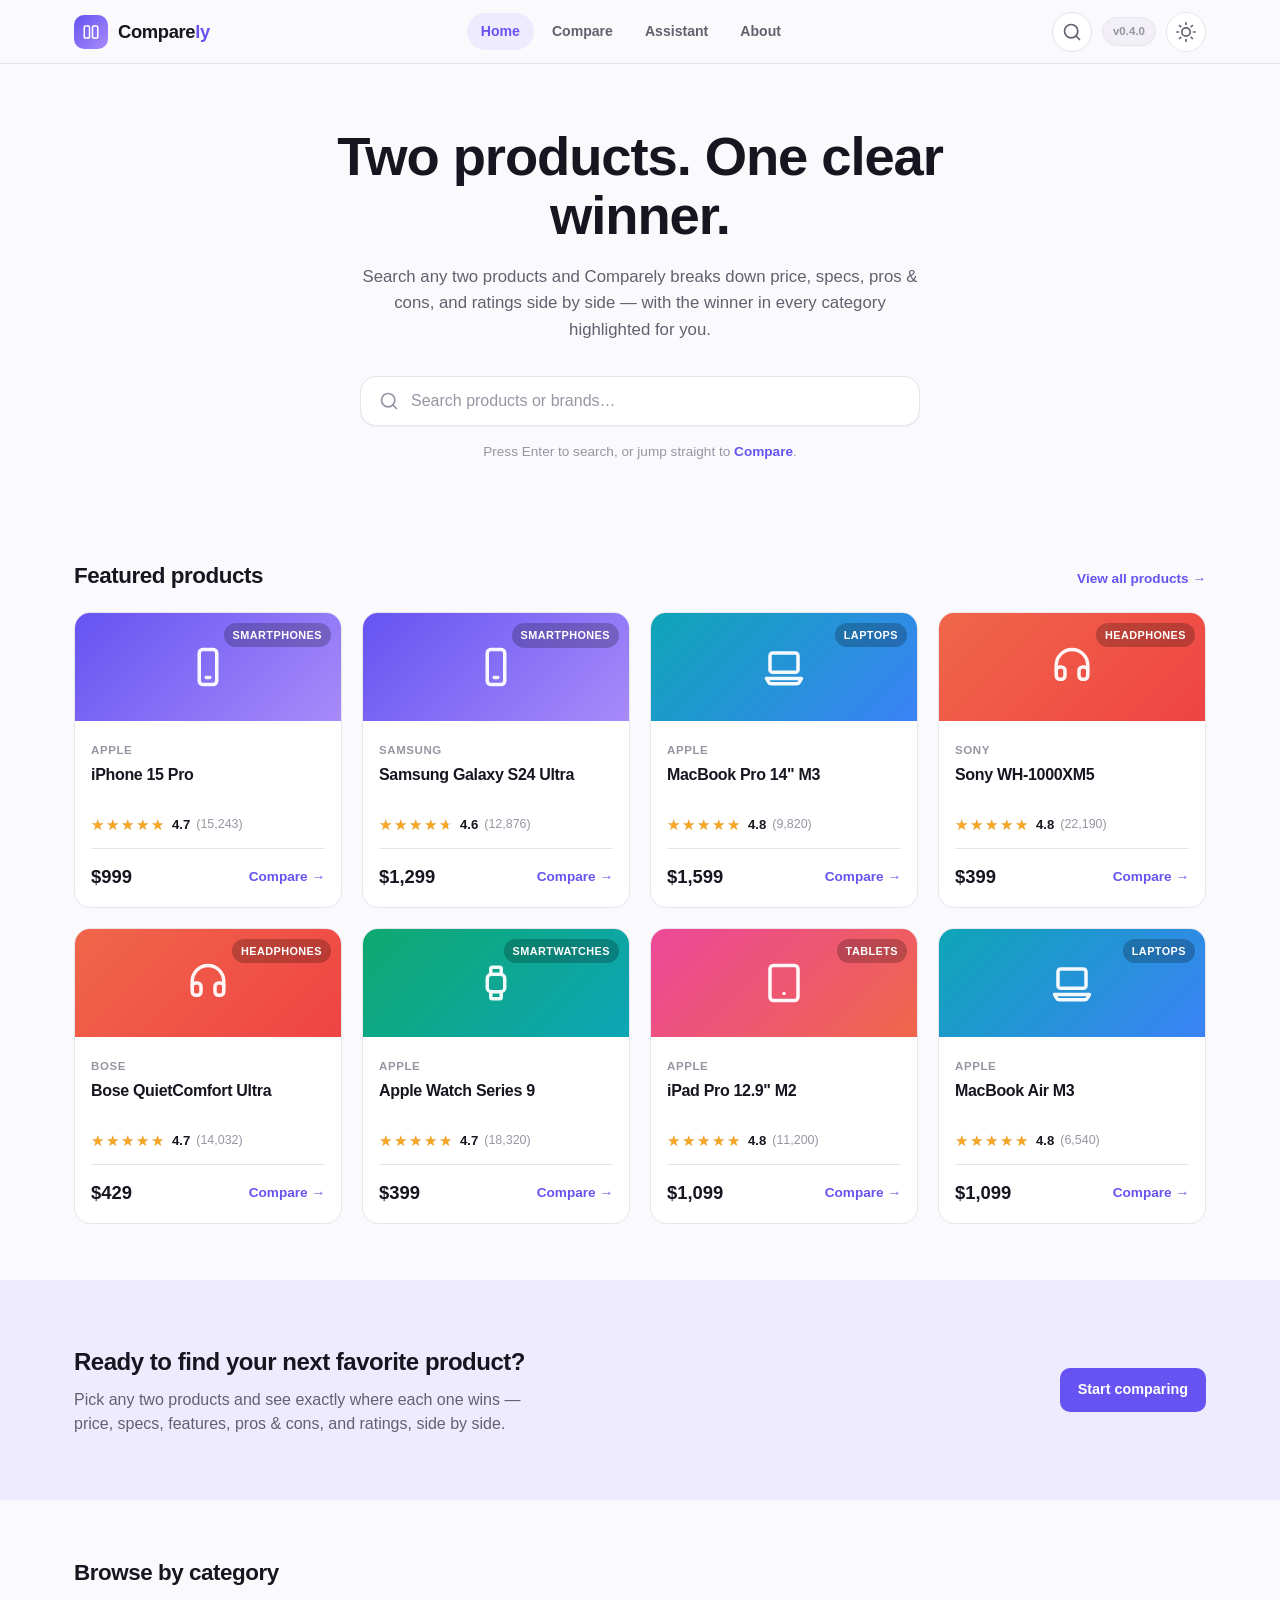
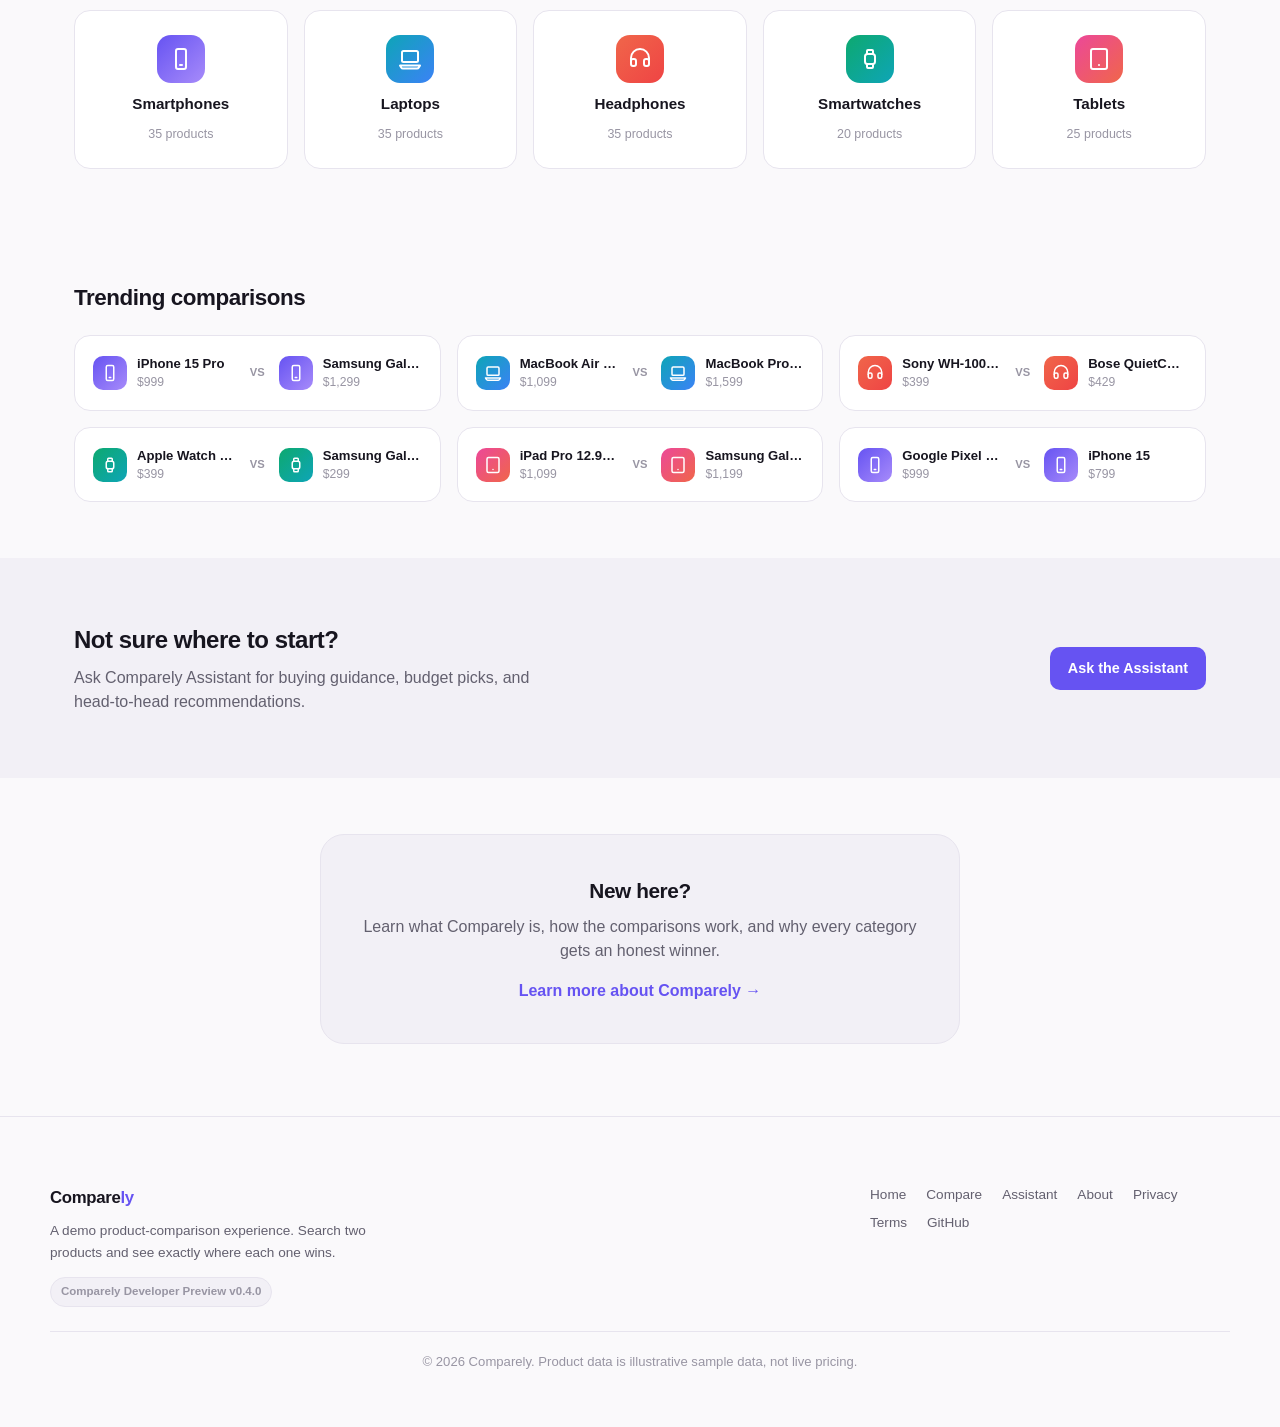
<file: index.html>
<!DOCTYPE html>
<html lang="en">
<head>
<script>
(function () {
  var isDark = window.matchMedia && window.matchMedia('(prefers-color-scheme: dark)').matches;
  document.documentElement.setAttribute('data-theme', isDark ? 'dark' : 'light');
})();
</script>
<meta charset="UTF-8">
<meta name="viewport" content="width=device-width, initial-scale=1.0, viewport-fit=cover">
<meta name="theme-color" id="themeColorMeta" content="#faf9fb">
<title>Comparely — Compare Any Two Products Side by Side</title>
<meta name="description" content="Comparely lets you compare price, features, specs, pros &amp; cons, and ratings for any two products side by side.">
<link rel="icon" href="data:image/svg+xml,%3Csvg xmlns='http://www.w3.org/2000/svg' viewBox='0 0 24 24'%3E%3Crect width='24' height='24' rx='6' fill='%236653F2'/%3E%3Crect x='3' y='4' width='7' height='16' rx='1.5' fill='white'/%3E%3Crect x='14' y='4' width='7' height='16' rx='1.5' fill='white' opacity='0.65'/%3E%3C/svg%3E">
<link rel="stylesheet" href="styles.css">
</head>
<body data-page="home">

<header class="site-header" id="siteHeader"></header>

<main>
  <section class="hero">
    <div class="container hero-inner">
      <h1>Two products. One clear winner.</h1>
      <p class="hero-sub">Search any two products and Comparely breaks down price, specs, pros &amp; cons, and ratings side by side — with the winner in every category highlighted for you.</p>

      <div class="search-box">
        <button type="button" id="heroSearchBtn" class="search-box-btn" aria-label="Search">
          <svg viewBox="0 0 24 24" fill="none" stroke="currentColor" stroke-width="2" stroke-linecap="round" stroke-linejoin="round" aria-hidden="true"><circle cx="11" cy="11" r="8"/><line x1="21" y1="21" x2="16.65" y2="16.65"/></svg>
        </button>
        <input type="text" id="heroSearchInput" placeholder="Search products or brands…" aria-label="Search products" autocomplete="off">
      </div>
      <p class="hero-hint">Press Enter to search, or jump straight to <a href="compare.html">Compare</a>.</p>
    </div>
  </section>

  <section class="home-section container">
    <div class="section-heading">
      <h2>Featured products</h2>
      <a class="section-link" href="compare.html">View all products →</a>
    </div>
    <div class="product-grid" id="featuredGrid"></div>
  </section>

  <section class="cta-band cta-compare">
    <div class="container cta-inner">
      <div class="cta-text">
        <h2>Ready to find your next favorite product?</h2>
        <p>Pick any two products and see exactly where each one wins — price, specs, features, pros &amp; cons, and ratings, side by side.</p>
      </div>
      <a class="btn btn-primary" href="compare.html">Start comparing</a>
    </div>
  </section>

  <section class="home-section container">
    <div class="section-heading">
      <h2>Browse by category</h2>
    </div>
    <div class="category-tiles" id="categoryTiles"></div>
  </section>

  <section class="home-section container">
    <div class="section-heading">
      <h2>Trending comparisons</h2>
    </div>
    <div class="trending-grid" id="trendingGrid"></div>
  </section>

  <section class="cta-band cta-assistant">
    <div class="container cta-inner">
      <div class="cta-text">
        <h2>Not sure where to start?</h2>
        <p>Ask Comparely Assistant for buying guidance, budget picks, and head-to-head recommendations.</p>
      </div>
      <a class="btn btn-primary" href="assistant.html">Ask the Assistant</a>
    </div>
  </section>

  <section class="about-teaser container">
    <div class="about-teaser-inner">
      <h2>New here?</h2>
      <p>Learn what Comparely is, how the comparisons work, and why every category gets an honest winner.</p>
      <a class="about-teaser-link" href="about.html">Learn more about Comparely <span aria-hidden="true">→</span></a>
    </div>
  </section>
</main>

<footer class="site-footer" id="siteFooter"></footer>

<div class="toast" id="toast" role="status" aria-live="polite"></div>

<script src="products.js"></script>
<script src="common.js"></script>
<script src="home.js"></script>
</body>
</html>
</file>
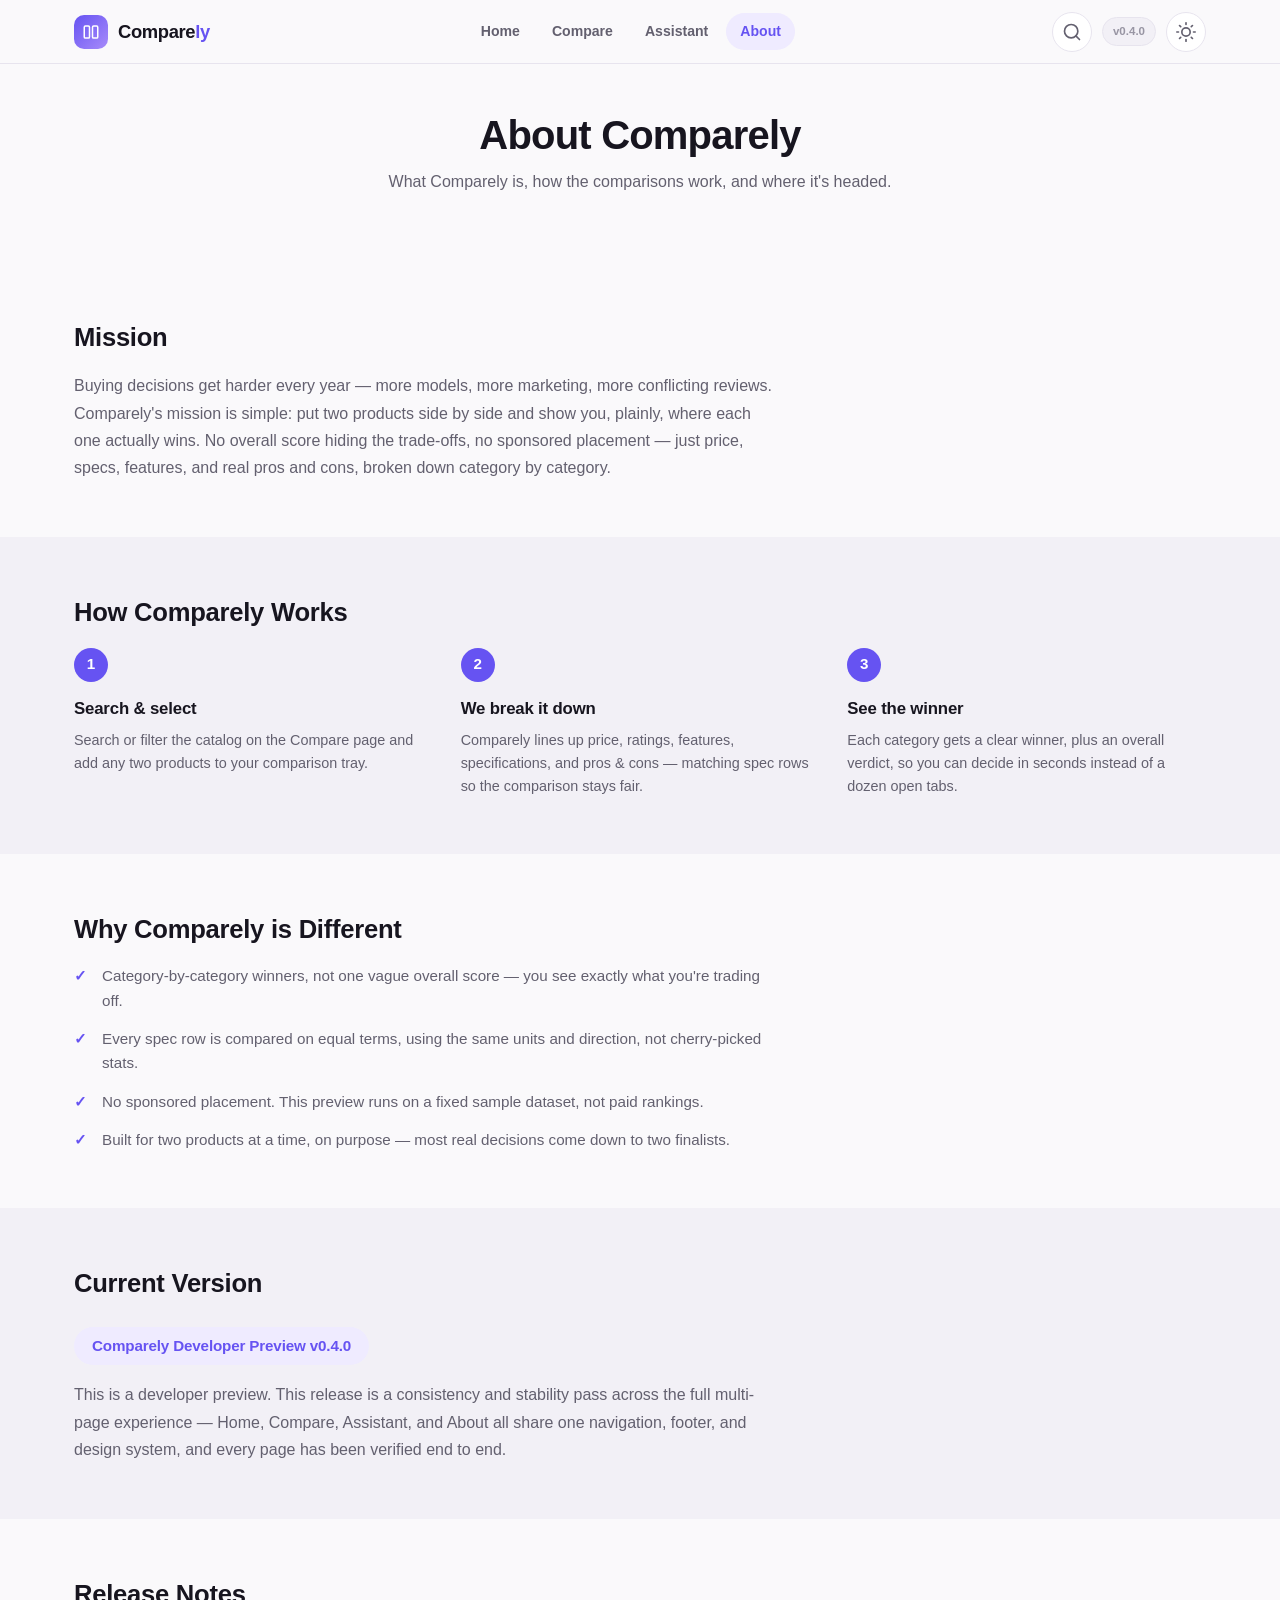
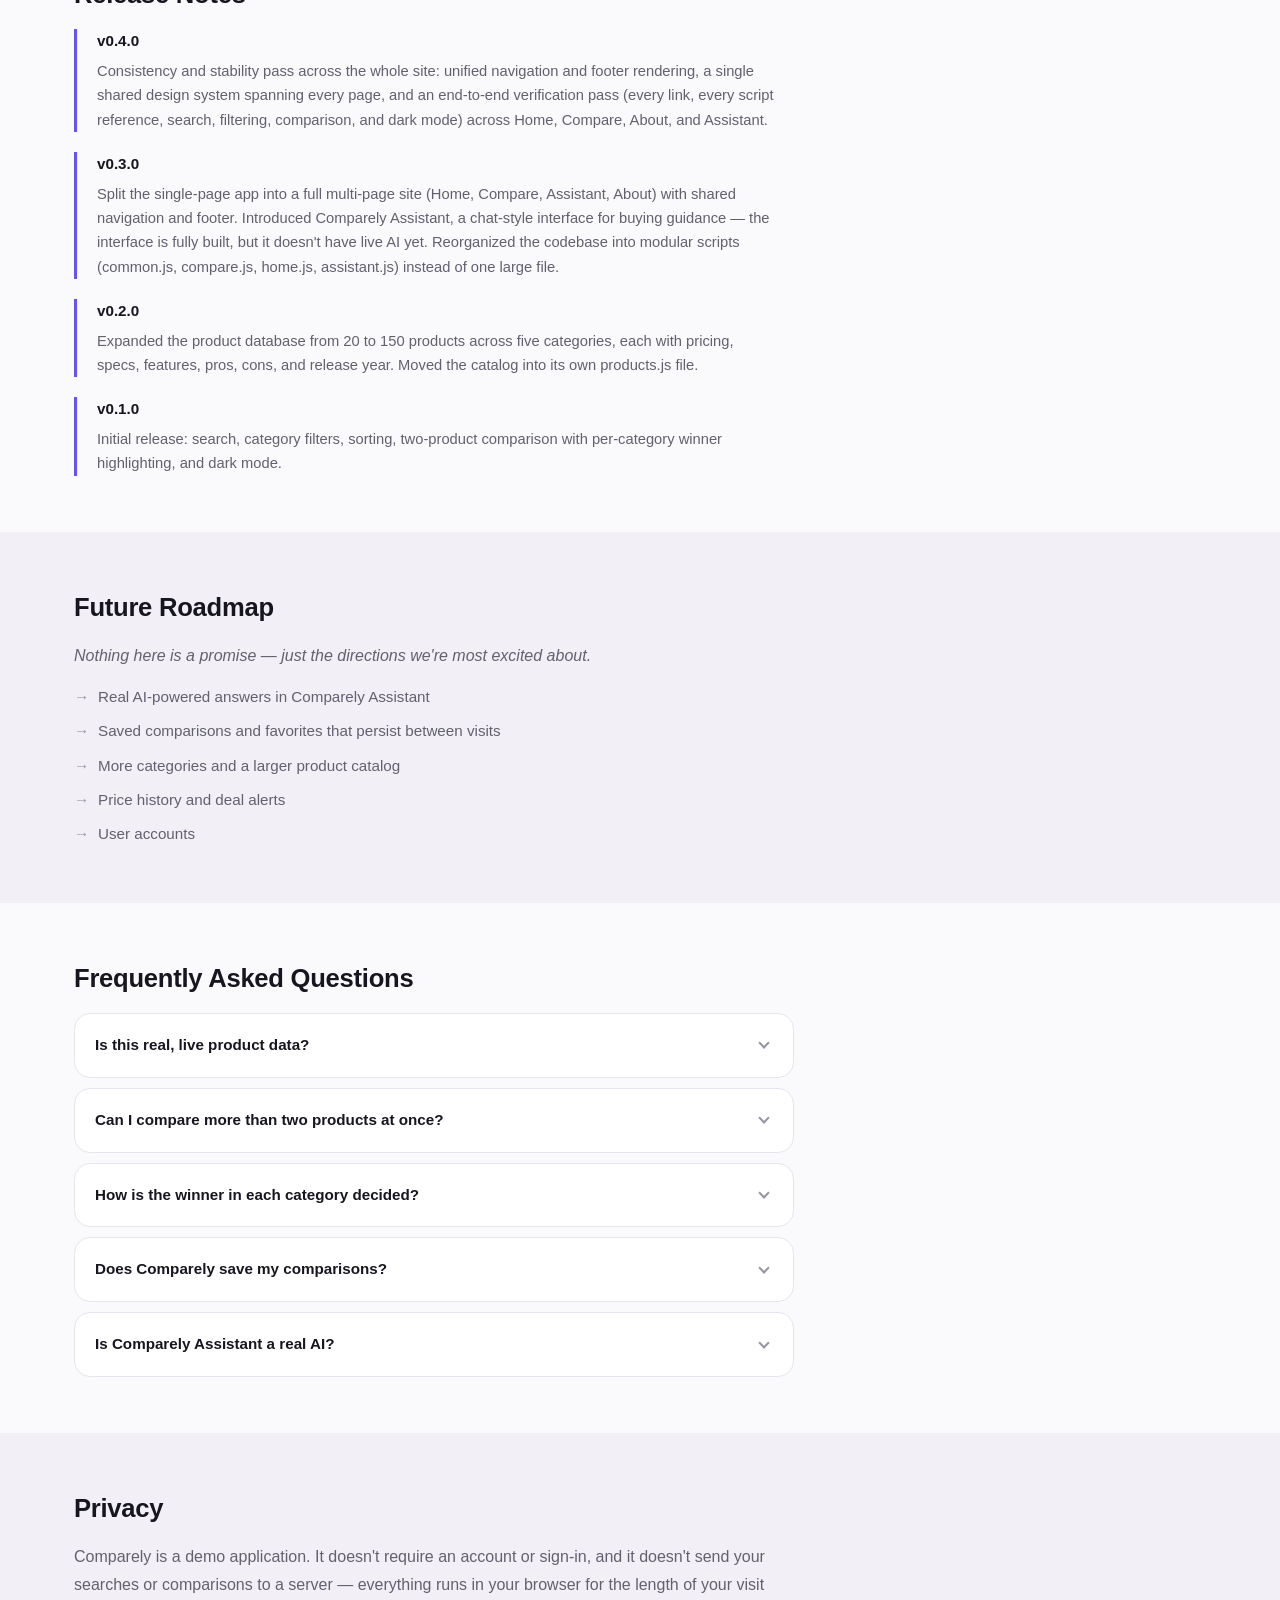
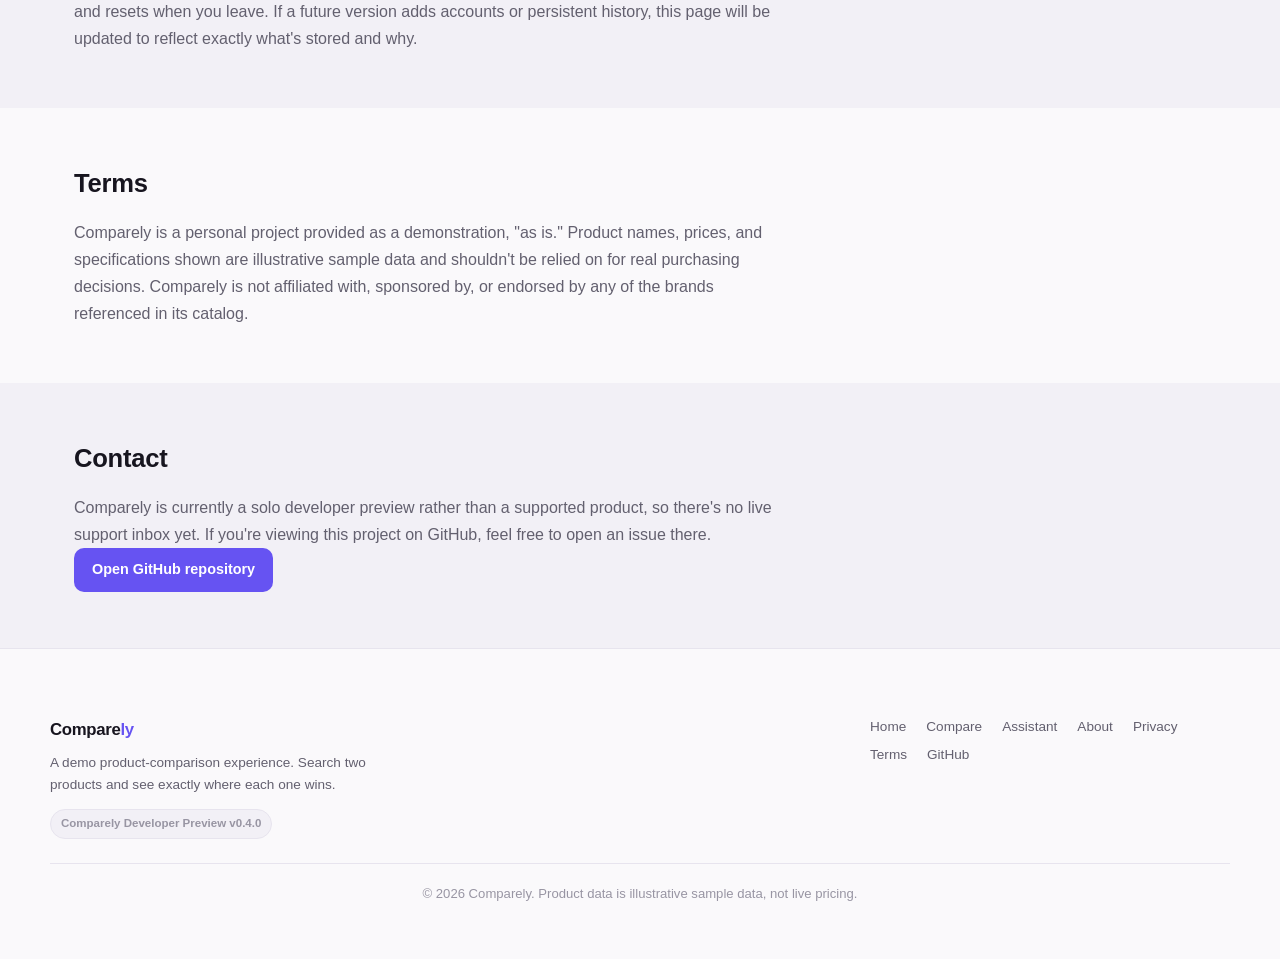
<file: about.html>
<!DOCTYPE html>
<html lang="en">
<head>
<script>
(function () {
  var isDark = window.matchMedia && window.matchMedia('(prefers-color-scheme: dark)').matches;
  document.documentElement.setAttribute('data-theme', isDark ? 'dark' : 'light');
})();
</script>
<meta charset="UTF-8">
<meta name="viewport" content="width=device-width, initial-scale=1.0, viewport-fit=cover">
<meta name="theme-color" id="themeColorMeta" content="#faf9fb">
<title>About — Comparely</title>
<meta name="description" content="What Comparely is, how the comparisons work, the current release, and what's next.">
<link rel="icon" href="data:image/svg+xml,%3Csvg xmlns='http://www.w3.org/2000/svg' viewBox='0 0 24 24'%3E%3Crect width='24' height='24' rx='6' fill='%236653F2'/%3E%3Crect x='3' y='4' width='7' height='16' rx='1.5' fill='white'/%3E%3Crect x='14' y='4' width='7' height='16' rx='1.5' fill='white' opacity='0.65'/%3E%3C/svg%3E">
<link rel="stylesheet" href="styles.css">
</head>
<body data-page="about">

<header class="site-header" id="siteHeader"></header>

<main>
  <section class="page-header">
    <div class="container">
      <h1>About Comparely</h1>
      <p>What Comparely is, how the comparisons work, and where it's headed.</p>
    </div>
  </section>

  <section class="about-block container" id="mission">
    <h2>Mission</h2>
    <p>Buying decisions get harder every year — more models, more marketing, more conflicting reviews. Comparely's mission is simple: put two products side by side and show you, plainly, where each one actually wins. No overall score hiding the trade-offs, no sponsored placement — just price, specs, features, and real pros and cons, broken down category by category.</p>
  </section>

  <section class="about-block alt" id="how-it-works">
    <div class="container">
      <h2>How Comparely Works</h2>
      <div class="steps-grid">
        <div class="step">
          <span class="step-num">1</span>
          <h3>Search &amp; select</h3>
          <p>Search or filter the catalog on the Compare page and add any two products to your comparison tray.</p>
        </div>
        <div class="step">
          <span class="step-num">2</span>
          <h3>We break it down</h3>
          <p>Comparely lines up price, ratings, features, specifications, and pros &amp; cons — matching spec rows so the comparison stays fair.</p>
        </div>
        <div class="step">
          <span class="step-num">3</span>
          <h3>See the winner</h3>
          <p>Each category gets a clear winner, plus an overall verdict, so you can decide in seconds instead of a dozen open tabs.</p>
        </div>
      </div>
    </div>
  </section>

  <section class="about-block container" id="why-different">
    <h2>Why Comparely is Different</h2>
    <ul class="why-list">
      <li>Category-by-category winners, not one vague overall score — you see exactly what you're trading off.</li>
      <li>Every spec row is compared on equal terms, using the same units and direction, not cherry-picked stats.</li>
      <li>No sponsored placement. This preview runs on a fixed sample dataset, not paid rankings.</li>
      <li>Built for two products at a time, on purpose — most real decisions come down to two finalists.</li>
    </ul>
  </section>

  <section class="about-block alt" id="version">
    <div class="container">
      <h2>Current Version</h2>
      <span class="version-badge-lg" data-version="full"></span>
      <p>This is a developer preview. This release is a consistency and stability pass across the full multi-page experience — Home, Compare, Assistant, and About all share one navigation, footer, and design system, and every page has been verified end to end.</p>
    </div>
  </section>

  <section class="about-block container" id="release-notes">
    <h2>Release Notes</h2>
    <div class="release-list">
      <div class="release-item">
        <span class="release-version">v0.4.0</span>
        <p>Consistency and stability pass across the whole site: unified navigation and footer rendering, a single shared design system spanning every page, and an end-to-end verification pass (every link, every script reference, search, filtering, comparison, and dark mode) across Home, Compare, About, and Assistant.</p>
      </div>
      <div class="release-item">
        <span class="release-version">v0.3.0</span>
        <p>Split the single-page app into a full multi-page site (Home, Compare, Assistant, About) with shared navigation and footer. Introduced Comparely Assistant, a chat-style interface for buying guidance — the interface is fully built, but it doesn't have live AI yet. Reorganized the codebase into modular scripts (common.js, compare.js, home.js, assistant.js) instead of one large file.</p>
      </div>
      <div class="release-item">
        <span class="release-version">v0.2.0</span>
        <p>Expanded the product database from 20 to 150 products across five categories, each with pricing, specs, features, pros, cons, and release year. Moved the catalog into its own products.js file.</p>
      </div>
      <div class="release-item">
        <span class="release-version">v0.1.0</span>
        <p>Initial release: search, category filters, sorting, two-product comparison with per-category winner highlighting, and dark mode.</p>
      </div>
    </div>
  </section>

  <section class="about-block alt" id="roadmap">
    <div class="container">
      <h2>Future Roadmap</h2>
      <p class="roadmap-note">Nothing here is a promise — just the directions we're most excited about.</p>
      <ul class="roadmap-list">
        <li>Real AI-powered answers in Comparely Assistant</li>
        <li>Saved comparisons and favorites that persist between visits</li>
        <li>More categories and a larger product catalog</li>
        <li>Price history and deal alerts</li>
        <li>User accounts</li>
      </ul>
    </div>
  </section>

  <section class="about-block container" id="faq">
    <h2>Frequently Asked Questions</h2>
    <div class="faq-list">
      <details class="faq-item">
        <summary>Is this real, live product data?<span class="faq-chevron"></span></summary>
        <p>No. Comparely's current catalog is illustrative sample data for demonstration purposes, not live pricing or inventory.</p>
      </details>
      <details class="faq-item">
        <summary>Can I compare more than two products at once?<span class="faq-chevron"></span></summary>
        <p>Not yet — Comparely is built around focused, two-product comparisons by design. That may expand in the future.</p>
      </details>
      <details class="faq-item">
        <summary>How is the winner in each category decided?<span class="faq-chevron"></span></summary>
        <p>Price and ratings compare directly. Specifications compare like-for-like where both products report a value (battery life, storage, and similar), and the category winner is whichever product wins more of those individual rows. Some specs, like display size or processor name, are shown for reference without declaring a winner, since "better" genuinely depends on what you value.</p>
      </details>
      <details class="faq-item">
        <summary>Does Comparely save my comparisons?<span class="faq-chevron"></span></summary>
        <p>Not in this preview. Selections reset when you close the tab. Saved comparisons are on the roadmap.</p>
      </details>
      <details class="faq-item">
        <summary>Is Comparely Assistant a real AI?<span class="faq-chevron"></span></summary>
        <p>Not yet. The interface is fully built — messages, suggestions, regenerate, stop, and more — but it currently returns preview responses rather than live AI-generated answers.</p>
      </details>
    </div>
  </section>

  <section class="about-block alt" id="privacy">
    <div class="container">
      <h2>Privacy</h2>
      <p>Comparely is a demo application. It doesn't require an account or sign-in, and it doesn't send your searches or comparisons to a server — everything runs in your browser for the length of your visit and resets when you leave. If a future version adds accounts or persistent history, this page will be updated to reflect exactly what's stored and why.</p>
    </div>
  </section>

  <section class="about-block container" id="terms">
    <h2>Terms</h2>
    <p>Comparely is a personal project provided as a demonstration, "as is." Product names, prices, and specifications shown are illustrative sample data and shouldn't be relied on for real purchasing decisions. Comparely is not affiliated with, sponsored by, or endorsed by any of the brands referenced in its catalog.</p>
  </section>

  <section class="about-block alt" id="contact">
    <div class="container">
      <h2>Contact</h2>
      <p>Comparely is currently a solo developer preview rather than a supported product, so there's no live support inbox yet. If you're viewing this project on GitHub, feel free to open an issue there.</p>
      <a class="btn btn-primary" href="#" target="_blank" rel="noopener">Open GitHub repository</a>
    </div>
  </section>
</main>

<footer class="site-footer" id="siteFooter"></footer>

<div class="toast" id="toast" role="status" aria-live="polite"></div>

<script src="common.js"></script>
</body>
</html>
</file>
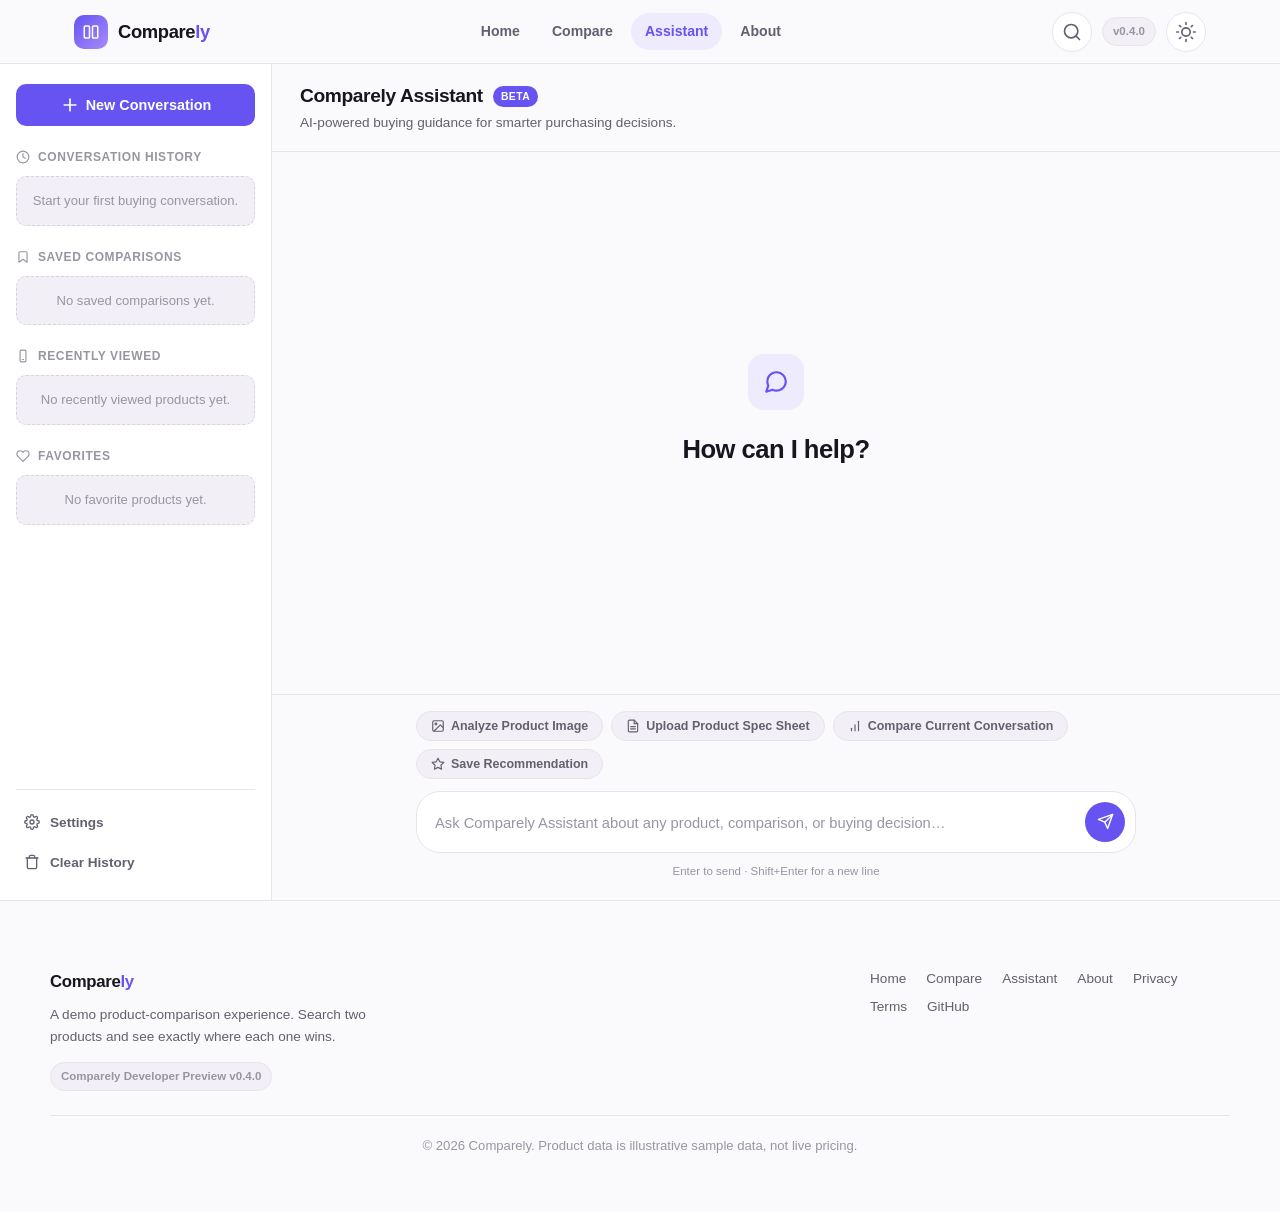
<file: assistant.html>
<!DOCTYPE html>
<html lang="en">
<head>
<script>
(function () {
  var isDark = window.matchMedia && window.matchMedia('(prefers-color-scheme: dark)').matches;
  document.documentElement.setAttribute('data-theme', isDark ? 'dark' : 'light');
})();
</script>
<meta charset="UTF-8">
<meta name="viewport" content="width=device-width, initial-scale=1.0, viewport-fit=cover">
<meta name="theme-color" id="themeColorMeta" content="#faf9fb">
<title>Comparely Assistant</title>
<meta name="description" content="Comparely Assistant — a premium buying-advisor interface for product research and comparisons.">
<link rel="icon" href="data:image/svg+xml,%3Csvg xmlns='http://www.w3.org/2000/svg' viewBox='0 0 24 24'%3E%3Crect width='24' height='24' rx='6' fill='%236653F2'/%3E%3Crect x='3' y='4' width='7' height='16' rx='1.5' fill='white'/%3E%3Crect x='14' y='4' width='7' height='16' rx='1.5' fill='white' opacity='0.65'/%3E%3C/svg%3E">
<link rel="stylesheet" href="styles.css">
</head>
<body data-page="assistant">

<header class="site-header" id="siteHeader"></header>

<main class="assistant-layout">
  <div class="sidebar-overlay" id="sidebarOverlay" hidden></div>

  <aside class="assistant-sidebar" id="assistantSidebar">
    <button class="btn btn-primary btn-new-convo" id="newConvoBtn" type="button">
      <svg viewBox="0 0 24 24" fill="none" stroke="currentColor" stroke-width="2" stroke-linecap="round" stroke-linejoin="round" aria-hidden="true"><line x1="12" y1="5" x2="12" y2="19"/><line x1="5" y1="12" x2="19" y2="12"/></svg>
      <span>New Conversation</span>
    </button>

    <div class="sidebar-section">
      <h3 class="sidebar-heading"><svg viewBox="0 0 24 24" fill="none" stroke="currentColor" stroke-width="2" stroke-linecap="round" stroke-linejoin="round" aria-hidden="true"><circle cx="12" cy="12" r="10"/><polyline points="12 6 12 12 16 14"/></svg>Conversation History</h3>
      <div class="sidebar-empty">Start your first buying conversation.</div>
    </div>

    <div class="sidebar-section">
      <h3 class="sidebar-heading"><svg viewBox="0 0 24 24" fill="none" stroke="currentColor" stroke-width="2" stroke-linecap="round" stroke-linejoin="round" aria-hidden="true"><path d="M19 21l-7-5-7 5V5a2 2 0 0 1 2-2h10a2 2 0 0 1 2 2z"/></svg>Saved Comparisons</h3>
      <div class="sidebar-empty">No saved comparisons yet.</div>
    </div>

    <div class="sidebar-section">
      <h3 class="sidebar-heading"><svg viewBox="0 0 24 24" fill="none" stroke="currentColor" stroke-width="2" stroke-linecap="round" stroke-linejoin="round" aria-hidden="true"><rect x="7" y="2" width="10" height="20" rx="2"/><line x1="11" y1="18" x2="13" y2="18"/></svg>Recently Viewed</h3>
      <div class="sidebar-empty">No recently viewed products yet.</div>
    </div>

    <div class="sidebar-section">
      <h3 class="sidebar-heading"><svg viewBox="0 0 24 24" fill="none" stroke="currentColor" stroke-width="2" stroke-linecap="round" stroke-linejoin="round" aria-hidden="true"><path d="M20.84 4.61a5.5 5.5 0 0 0-7.78 0L12 5.67l-1.06-1.06a5.5 5.5 0 0 0-7.78 7.78l1.06 1.06L12 21.23l7.78-7.78 1.06-1.06a5.5 5.5 0 0 0 0-7.78z"/></svg>Favorites</h3>
      <div class="sidebar-empty">No favorite products yet.</div>
    </div>

    <div class="sidebar-footer">
      <button class="sidebar-link" id="settingsBtn" type="button">
        <svg viewBox="0 0 24 24" fill="none" stroke="currentColor" stroke-width="2" stroke-linecap="round" stroke-linejoin="round" aria-hidden="true"><circle cx="12" cy="12" r="3"/><path d="M19.4 15a1.65 1.65 0 0 0 .33 1.82l.06.06a2 2 0 1 1-2.83 2.83l-.06-.06a1.65 1.65 0 0 0-1.82-.33 1.65 1.65 0 0 0-1 1.51V21a2 2 0 0 1-4 0v-.09A1.65 1.65 0 0 0 9 19.4a1.65 1.65 0 0 0-1.82.33l-.06.06a2 2 0 1 1-2.83-2.83l.06-.06a1.65 1.65 0 0 0 .33-1.82 1.65 1.65 0 0 0-1.51-1H3a2 2 0 0 1 0-4h.09A1.65 1.65 0 0 0 4.6 9a1.65 1.65 0 0 0-.33-1.82l-.06-.06a2 2 0 1 1 2.83-2.83l.06.06a1.65 1.65 0 0 0 1.82.33H9a1.65 1.65 0 0 0 1-1.51V3a2 2 0 0 1 4 0v.09a1.65 1.65 0 0 0 1 1.51 1.65 1.65 0 0 0 1.82-.33l.06-.06a2 2 0 1 1 2.83 2.83l-.06.06a1.65 1.65 0 0 0-.33 1.82V9a1.65 1.65 0 0 0 1.51 1H21a2 2 0 0 1 0 4h-.09a1.65 1.65 0 0 0-1.51 1z"/></svg>
        <span>Settings</span>
      </button>
      <button class="sidebar-link" id="clearHistoryBtn" type="button">
        <svg viewBox="0 0 24 24" fill="none" stroke="currentColor" stroke-width="2" stroke-linecap="round" stroke-linejoin="round" aria-hidden="true"><polyline points="3 6 5 6 21 6"/><path d="M19 6v14a2 2 0 0 1-2 2H7a2 2 0 0 1-2-2V6m3 0V4a2 2 0 0 1 2-2h4a2 2 0 0 1 2 2v2"/></svg>
        <span>Clear History</span>
      </button>
    </div>
  </aside>

  <div class="assistant-main">
    <div class="assistant-header">
      <button class="sidebar-toggle" id="sidebarToggle" type="button" aria-label="Toggle sidebar" aria-expanded="false">
        <svg viewBox="0 0 24 24" fill="none" stroke="currentColor" stroke-width="2" stroke-linecap="round" stroke-linejoin="round"><line x1="3" y1="6" x2="21" y2="6"/><line x1="3" y1="12" x2="21" y2="12"/><line x1="3" y1="18" x2="21" y2="18"/></svg>
      </button>
      <div class="assistant-title">
        <h1>Comparely Assistant <span class="beta-badge">Beta</span></h1>
        <p>AI-powered buying guidance for smarter purchasing decisions.</p>
      </div>
    </div>

    <div class="chat-area">
      <div class="welcome-screen" id="welcomeScreen">
        <div class="welcome-icon" aria-hidden="true">
          <svg viewBox="0 0 24 24" fill="none" stroke="currentColor" stroke-width="2" stroke-linecap="round" stroke-linejoin="round"><path d="M21 11.5a8.38 8.38 0 0 1-.9 3.8 8.5 8.5 0 0 1-7.6 4.7 8.38 8.38 0 0 1-3.8-.9L3 21l1.9-5.7a8.38 8.38 0 0 1-.9-3.8 8.5 8.5 0 0 1 4.7-7.6 8.38 8.38 0 0 1 3.8-.9h.5a8.48 8.48 0 0 1 8 8v.5z"/></svg>
        </div>
        <h2>How can I help?</h2>
        <div class="suggestion-grid" id="suggestionGrid"></div>
      </div>
      <div class="chat-messages" id="chatMessages" hidden></div>
    </div>

    <div class="chat-input-area">
      <div class="tool-buttons">
        <button class="tool-btn" type="button" data-label="Analyze Product Image">
          <svg viewBox="0 0 24 24" fill="none" stroke="currentColor" stroke-width="2" stroke-linecap="round" stroke-linejoin="round" aria-hidden="true"><rect x="3" y="3" width="18" height="18" rx="2"/><circle cx="8.5" cy="8.5" r="1.5"/><path d="M21 15l-5-5L5 21"/></svg>
          <span>Analyze Product Image</span>
        </button>
        <button class="tool-btn" type="button" data-label="Upload Product Spec Sheet">
          <svg viewBox="0 0 24 24" fill="none" stroke="currentColor" stroke-width="2" stroke-linecap="round" stroke-linejoin="round" aria-hidden="true"><path d="M14 2H6a2 2 0 0 0-2 2v16a2 2 0 0 0 2 2h12a2 2 0 0 0 2-2V8z"/><polyline points="14 2 14 8 20 8"/><line x1="16" y1="13" x2="8" y2="13"/><line x1="16" y1="17" x2="8" y2="17"/></svg>
          <span>Upload Product Spec Sheet</span>
        </button>
        <button class="tool-btn" type="button" data-label="Compare Current Conversation">
          <svg viewBox="0 0 24 24" fill="none" stroke="currentColor" stroke-width="2" stroke-linecap="round" stroke-linejoin="round" aria-hidden="true"><line x1="12" y1="20" x2="12" y2="10"/><line x1="18" y1="20" x2="18" y2="4"/><line x1="6" y1="20" x2="6" y2="16"/></svg>
          <span>Compare Current Conversation</span>
        </button>
        <button class="tool-btn" type="button" data-label="Save Recommendation">
          <svg viewBox="0 0 24 24" fill="none" stroke="currentColor" stroke-width="2" stroke-linecap="round" stroke-linejoin="round" aria-hidden="true"><polygon points="12 2 15.09 8.26 22 9.27 17 14.14 18.18 21.02 12 17.77 5.82 21.02 7 14.14 2 9.27 8.91 8.26 12 2"/></svg>
          <span>Save Recommendation</span>
        </button>
      </div>
      <div class="chat-input-row">
        <textarea id="chatInput" rows="1" placeholder="Ask Comparely Assistant about any product, comparison, or buying decision…"></textarea>
        <button class="send-btn" id="sendBtn" type="button" aria-label="Send message">
          <svg viewBox="0 0 24 24" fill="none" stroke="currentColor" stroke-width="2" stroke-linecap="round" stroke-linejoin="round"><line x1="22" y1="2" x2="11" y2="13"/><polygon points="22 2 15 22 11 13 2 9 22 2"/></svg>
        </button>
      </div>
      <p class="chat-input-hint">Enter to send · Shift+Enter for a new line</p>
    </div>
  </div>
</main>

<footer class="site-footer" id="siteFooter"></footer>

<div class="toast" id="toast" role="status" aria-live="polite"></div>

<script src="common.js"></script>
<script src="assistant.js"></script>
</body>
</html>
</file>
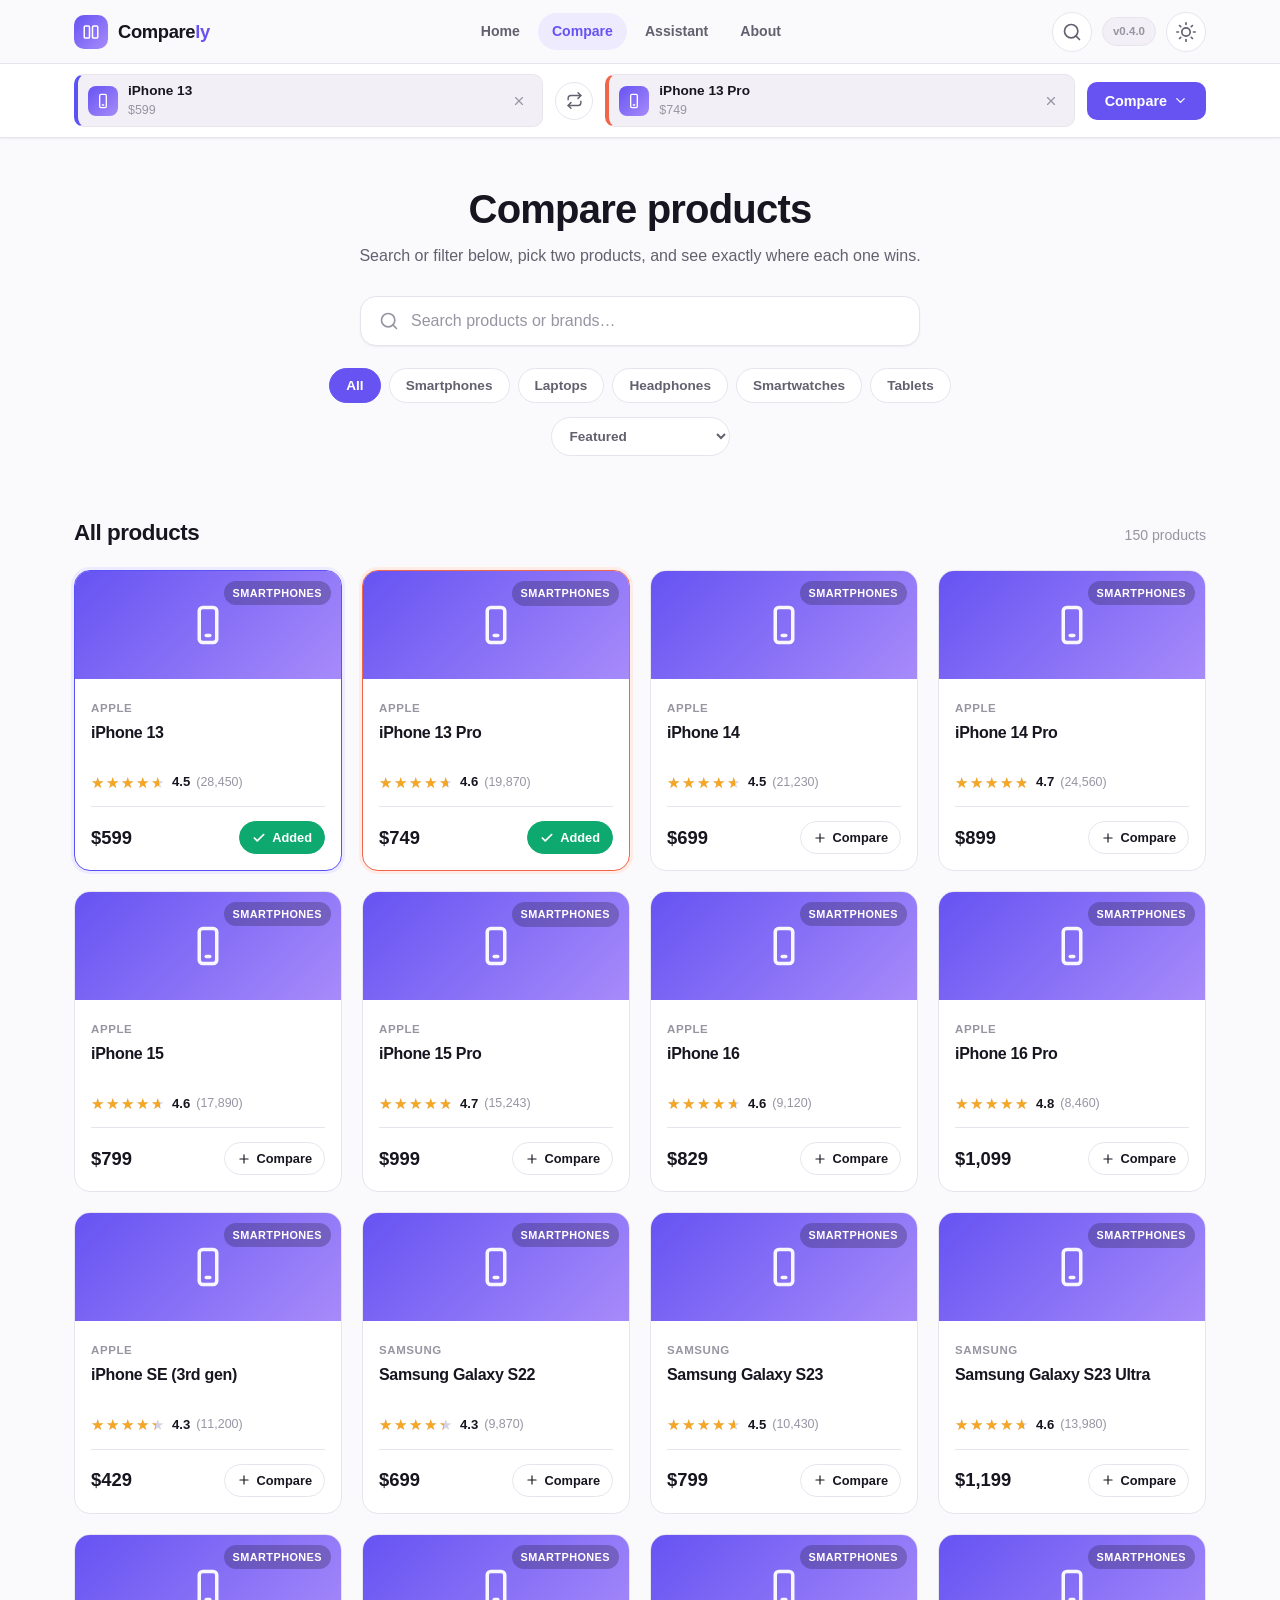
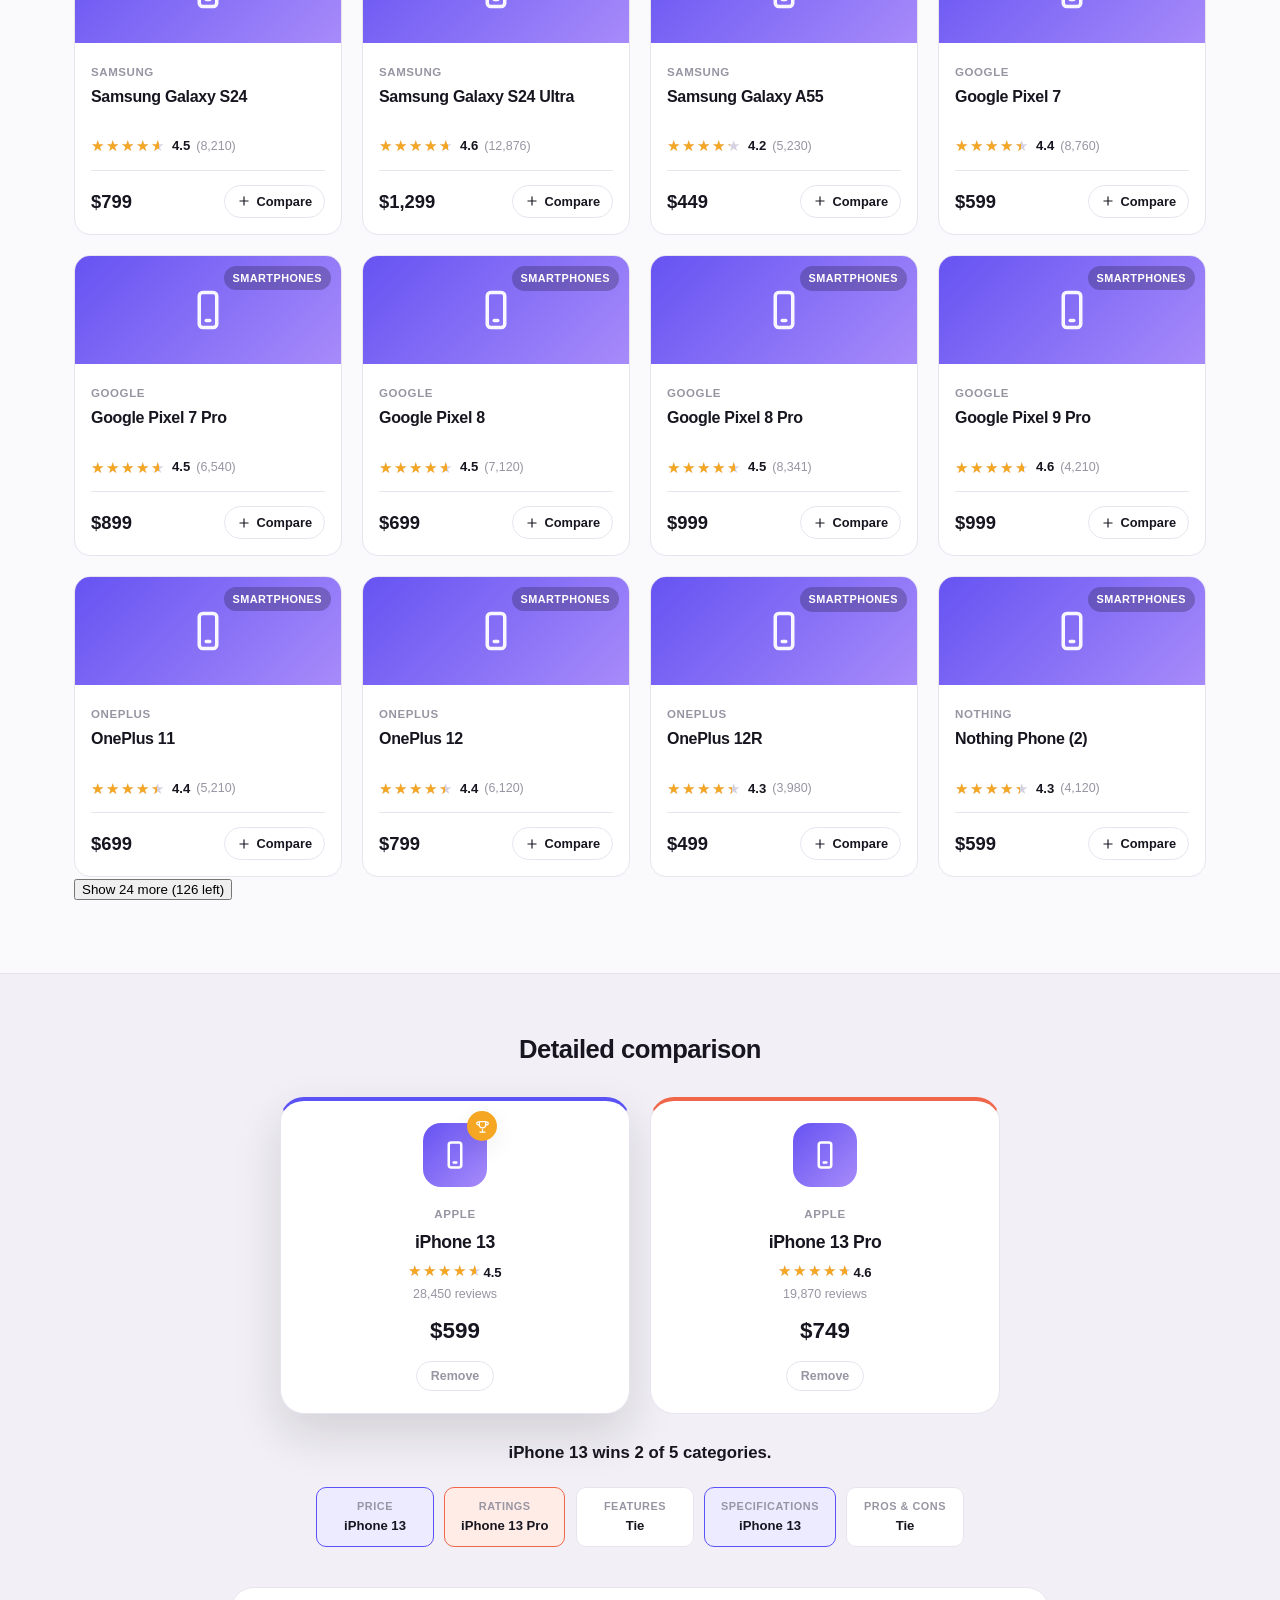
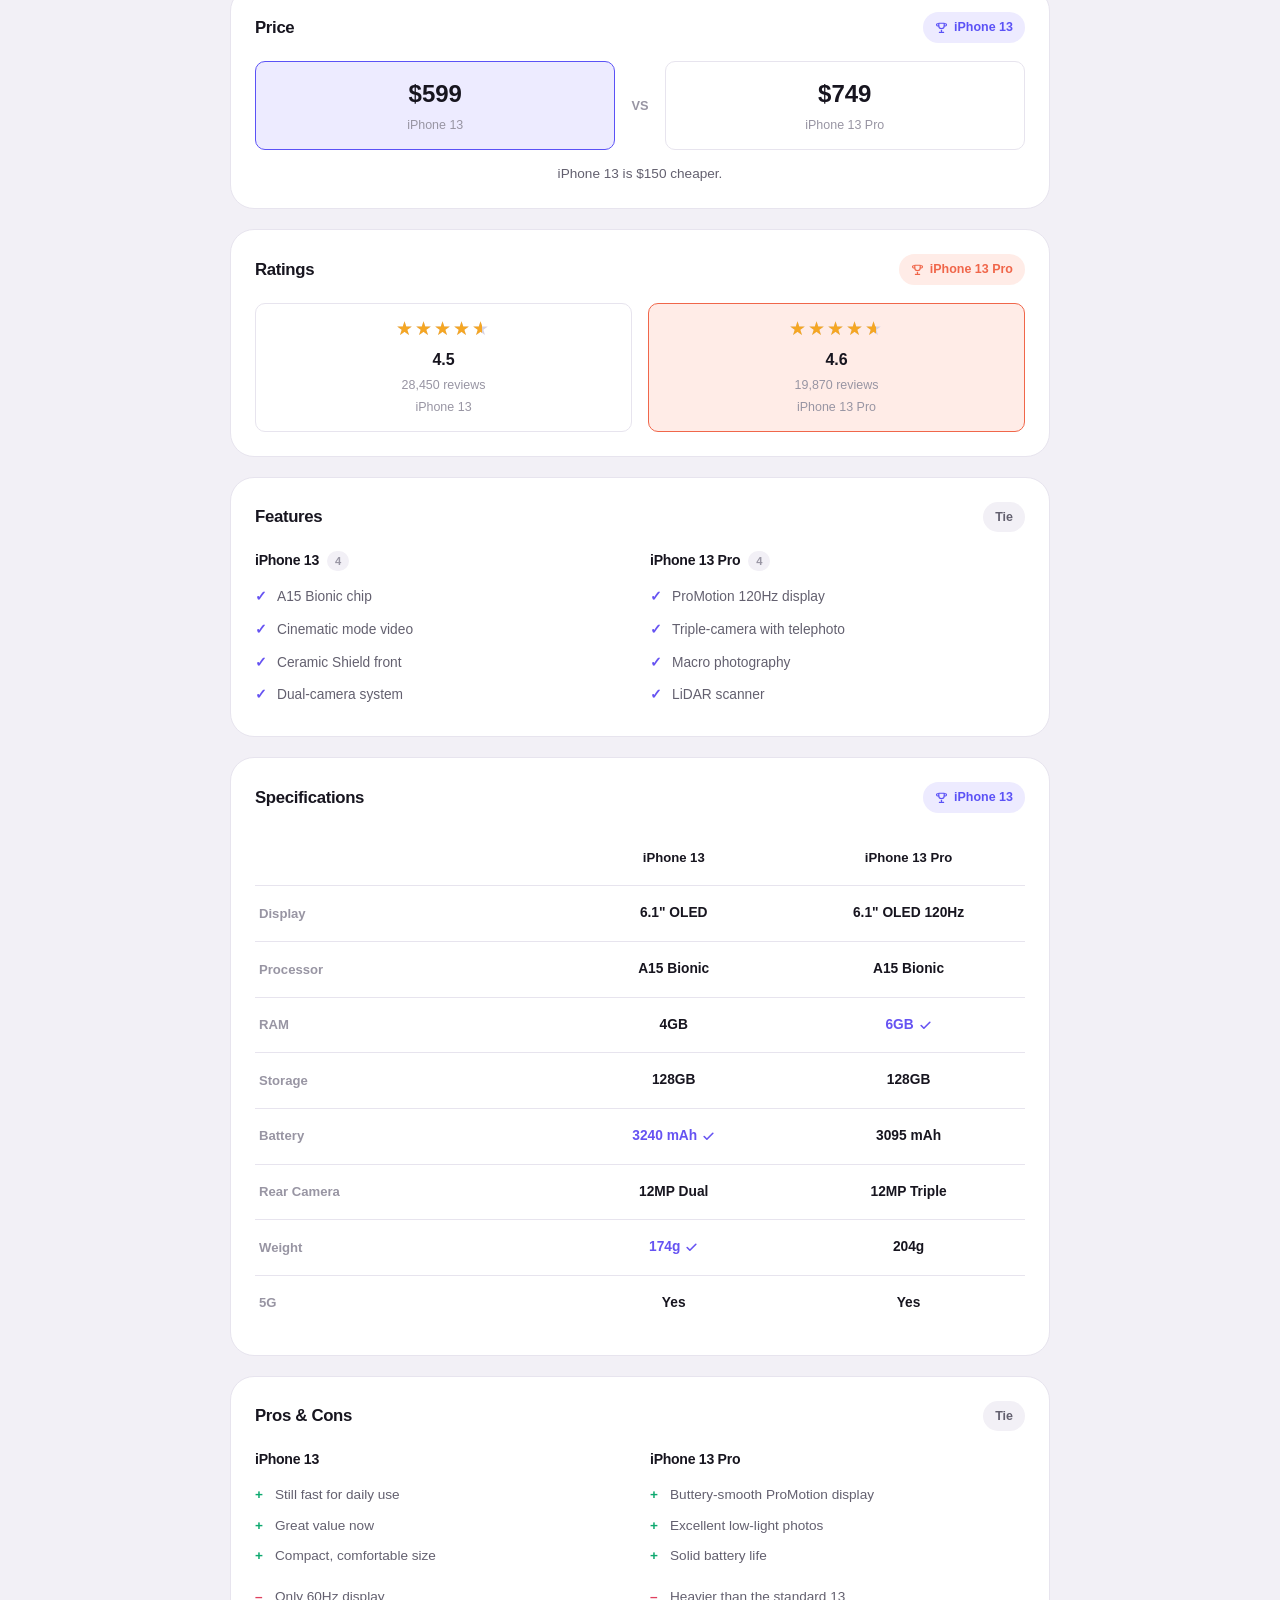
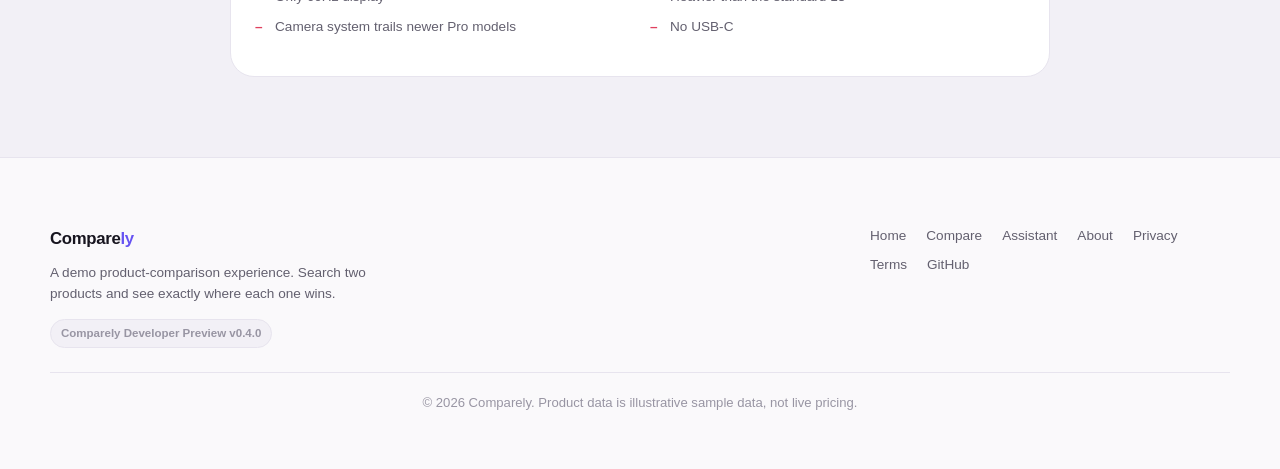
<file: compare.html>
<!DOCTYPE html>
<html lang="en">
<head>
<script>
(function () {
  var isDark = window.matchMedia && window.matchMedia('(prefers-color-scheme: dark)').matches;
  document.documentElement.setAttribute('data-theme', isDark ? 'dark' : 'light');
})();
</script>
<meta charset="UTF-8">
<meta name="viewport" content="width=device-width, initial-scale=1.0, viewport-fit=cover">
<meta name="theme-color" id="themeColorMeta" content="#faf9fb">
<title>Compare Products — Comparely</title>
<meta name="description" content="Search, filter, and compare any two products side by side — price, specs, features, pros &amp; cons, and ratings, with the winner in every category.">
<link rel="icon" href="data:image/svg+xml,%3Csvg xmlns='http://www.w3.org/2000/svg' viewBox='0 0 24 24'%3E%3Crect width='24' height='24' rx='6' fill='%236653F2'/%3E%3Crect x='3' y='4' width='7' height='16' rx='1.5' fill='white'/%3E%3Crect x='14' y='4' width='7' height='16' rx='1.5' fill='white' opacity='0.65'/%3E%3C/svg%3E">
<link rel="stylesheet" href="styles.css">
</head>
<body data-page="compare">

<header class="site-header" id="siteHeader"></header>

<div class="compare-tray" id="compareTray">
  <div class="container tray-inner">
    <div class="tray-slot" id="traySlotA"></div>
    <button class="swap-btn" id="swapBtn" type="button" aria-label="Swap products" title="Swap products">
      <svg viewBox="0 0 24 24" fill="none" stroke="currentColor" stroke-width="2" stroke-linecap="round" stroke-linejoin="round" aria-hidden="true"><polyline points="17 1 21 5 17 9"/><path d="M3 11V9a4 4 0 0 1 4-4h14"/><polyline points="7 23 3 19 7 15"/><path d="M21 13v2a4 4 0 0 1-4 4H3"/></svg>
    </button>
    <div class="tray-slot" id="traySlotB"></div>
    <button class="btn btn-primary btn-view" id="viewComparisonBtn" type="button">
      <span>Compare</span>
      <svg viewBox="0 0 24 24" fill="none" stroke="currentColor" stroke-width="2" stroke-linecap="round" stroke-linejoin="round" aria-hidden="true"><polyline points="6 9 12 15 18 9"/></svg>
    </button>
  </div>
</div>

<main>
  <section class="page-header">
    <div class="container">
      <h1>Compare products</h1>
      <p>Search or filter below, pick two products, and see exactly where each one wins.</p>

      <div class="search-box">
        <svg viewBox="0 0 24 24" fill="none" stroke="currentColor" stroke-width="2" stroke-linecap="round" stroke-linejoin="round" aria-hidden="true"><circle cx="11" cy="11" r="8"/><line x1="21" y1="21" x2="16.65" y2="16.65"/></svg>
        <input type="text" id="searchInput" placeholder="Search products or brands…" aria-label="Search products" autocomplete="off">
      </div>

      <div class="filter-row">
        <div class="category-pills" id="categoryPills"></div>
        <div class="sort-box">
          <label for="sortSelect" class="sr-only">Sort products</label>
          <select id="sortSelect">
            <option value="featured">Featured</option>
            <option value="price-asc">Price: Low to High</option>
            <option value="price-desc">Price: High to Low</option>
            <option value="rating-desc">Rating: High to Low</option>
            <option value="name-asc">Name: A–Z</option>
          </select>
        </div>
      </div>
    </div>
  </section>

  <section class="product-section container">
    <div class="section-heading">
      <h2>All products</h2>
      <span class="results-count" id="resultsCount"></span>
    </div>
    <div class="product-grid" id="productGrid"></div>
    <p class="no-results" id="noResults" hidden>No products match your search. Try a different term or filter.</p>
    <div class="show-more-wrap">
      <button class="btn-showmore" id="showMoreBtn" type="button" hidden></button>
    </div>
  </section>

  <section class="comparison-section" id="comparisonSection" hidden>
    <div class="container">
      <div class="section-heading">
        <h2>Detailed comparison</h2>
      </div>

      <div class="comparison-panels" id="comparisonPanels"></div>
      <p class="overall-line" id="overallLine"></p>
      <div class="score-strip" id="scoreStrip"></div>
      <div class="comparison-blocks" id="comparisonBlocks"></div>
    </div>
  </section>
</main>

<footer class="site-footer" id="siteFooter"></footer>

<div class="toast" id="toast" role="status" aria-live="polite"></div>

<script src="products.js"></script>
<script src="common.js"></script>
<script src="compare.js"></script>
</body>
</html>
</file>
<file: styles.css>
/* ==========================================================================
   Comparely — Stylesheet
   ========================================================================== */

*, *::before, *::after { box-sizing: border-box; }
html { scroll-behavior: smooth; }

:root {
  /* Light theme */
  --bg: #faf9fb;
  --bg-elevated: #ffffff;
  --bg-subtle: #f2f0f6;
  --text-primary: #17151f;
  --text-secondary: #63606f;
  --text-muted: #9895a3;
  --border: #e7e4ee;
  --border-strong: #d6d2e2;
  --accent: #6653f2;
  --accent-hover: #5642e0;
  --accent-soft: #efebff;
  --success: #0da96f;
  --success-soft: #e4f8ef;
  --danger: #e0405e;
  --danger-soft: #fdeaee;
  --slot-a: #5b52f6;
  --slot-a-soft: #edebff;
  --slot-b: #f0664a;
  --slot-b-soft: #ffece7;
  --star: #f5a623;
  --shadow-sm: 0 1px 2px rgba(23, 21, 31, 0.06);
  --shadow-md: 0 8px 24px rgba(23, 21, 31, 0.08);
  --shadow-lg: 0 20px 48px rgba(23, 21, 31, 0.14);
  --radius-sm: 10px;
  --radius-md: 16px;
  --radius-lg: 24px;
  --header-h: 64px;
  --font-sans: -apple-system, BlinkMacSystemFont, "Segoe UI", Roboto, Helvetica, Arial, sans-serif;
}

[data-theme="dark"] {
  --bg: #100e17;
  --bg-elevated: #1a1723;
  --bg-subtle: #211e2b;
  --text-primary: #f3f1f9;
  --text-secondary: #a8a3b8;
  --text-muted: #726d82;
  --border: #2c2839;
  --border-strong: #3a3549;
  --accent: #8b7dff;
  --accent-hover: #9c8fff;
  --accent-soft: #241f42;
  --success: #34d399;
  --success-soft: #113228;
  --danger: #fb7185;
  --danger-soft: #35191f;
  --slot-a: #857aff;
  --slot-a-soft: #221f45;
  --slot-b: #ff8b6e;
  --slot-b-soft: #351f1a;
  --star: #fbbf24;
  --shadow-sm: 0 1px 2px rgba(0, 0, 0, 0.35);
  --shadow-md: 0 8px 24px rgba(0, 0, 0, 0.4);
  --shadow-lg: 0 20px 48px rgba(0, 0, 0, 0.55);
}

body {
  margin: 0;
  font-family: var(--font-sans);
  background: var(--bg);
  color: var(--text-primary);
  -webkit-font-smoothing: antialiased;
  line-height: 1.5;
}

* {
  transition: background-color .25s ease, border-color .25s ease, color .25s ease, box-shadow .25s ease;
}

h1, h2, h3, h4 { margin: 0; font-weight: 700; letter-spacing: -0.02em; }
p { margin: 0; }
ul { margin: 0; padding: 0; list-style: none; }
button { font-family: inherit; cursor: pointer; }
input, select { font-family: inherit; }
svg { width: 20px; height: 20px; flex-shrink: 0; }

.container { max-width: 1180px; margin: 0 auto; padding: 0 24px; }
.sr-only { position: absolute; width: 1px; height: 1px; padding: 0; margin: -1px; overflow: hidden; clip: rect(0,0,0,0); border: 0; }
[hidden] { display: none !important; }

/* ==========================================================================
   Header
   ========================================================================== */

.site-header {
  position: sticky;
  top: 0;
  z-index: 50;
  height: var(--header-h);
  display: flex;
  align-items: center;
  background: color-mix(in srgb, var(--bg) 88%, transparent);
  backdrop-filter: blur(14px);
  -webkit-backdrop-filter: blur(14px);
  border-bottom: 1px solid var(--border);
}

.header-inner { display: flex; align-items: center; justify-content: space-between; width: 100%; }

.logo { display: flex; align-items: center; gap: 10px; }
.logo-badge {
  display: flex; align-items: center; justify-content: center;
  width: 34px; height: 34px; border-radius: 10px;
  background: linear-gradient(135deg, var(--accent), #a78bfa);
  color: #fff;
}
.logo-badge svg { width: 18px; height: 18px; }
.logo-text { font-size: 1.15rem; font-weight: 600; letter-spacing: -0.02em; color: var(--text-primary); }
.logo-text b { color: var(--accent); font-weight: 800; }

.theme-toggle {
  position: relative;
  width: 40px; height: 40px;
  border-radius: 50%;
  border: 1px solid var(--border);
  background: var(--bg-elevated);
  color: var(--text-secondary);
  display: flex; align-items: center; justify-content: center;
}
.theme-toggle:hover { border-color: var(--accent); color: var(--accent); box-shadow: var(--shadow-sm); }
.theme-toggle svg { position: absolute; transition: opacity .35s ease, transform .5s cubic-bezier(.34,1.56,.64,1); }
.icon-moon { opacity: 0; transform: rotate(-60deg) scale(0.5); }
.icon-sun { opacity: 1; transform: rotate(0) scale(1); }
[data-theme="dark"] .icon-sun { opacity: 0; transform: rotate(60deg) scale(0.5); }
[data-theme="dark"] .icon-moon { opacity: 1; transform: rotate(0) scale(1); }

/* ==========================================================================
   Compare tray
   ========================================================================== */

.compare-tray {
  position: sticky;
  top: var(--header-h);
  z-index: 40;
  background: var(--bg-elevated);
  border-bottom: 1px solid var(--border);
  box-shadow: var(--shadow-sm);
}

.tray-inner {
  display: flex;
  align-items: center;
  gap: 12px;
  padding: 10px 24px;
  flex-wrap: wrap;
}

.tray-slot {
  flex: 1 1 220px;
  min-width: 0;
  display: flex;
  align-items: center;
  gap: 10px;
  padding: 6px 10px;
  border-radius: var(--radius-sm);
  border: 1.5px dashed var(--border-strong);
  min-height: 46px;
  font-size: 0.85rem;
  color: var(--text-muted);
}

.tray-slot.empty { justify-content: flex-start; }
.tray-slot.empty svg { width: 16px; height: 16px; opacity: 0.6; }
.tray-slot.filled { border-style: solid; border-color: var(--border); background: var(--bg-subtle); }
.tray-slot.filled.slot-a { border-left: 4px solid var(--slot-a); }
.tray-slot.filled.slot-b { border-left: 4px solid var(--slot-b); }

.tray-thumb {
  width: 30px; height: 30px; border-radius: 8px; flex-shrink: 0;
  display: flex; align-items: center; justify-content: center; color: #fff;
}
.tray-thumb svg { width: 16px; height: 16px; }

.tray-info { display: flex; flex-direction: column; min-width: 0; flex: 1; }
.tray-name { font-size: 0.85rem; font-weight: 600; color: var(--text-primary); white-space: nowrap; overflow: hidden; text-overflow: ellipsis; }
.tray-price { font-size: 0.78rem; color: var(--text-muted); }

.tray-remove {
  background: none; border: none; color: var(--text-muted);
  width: 26px; height: 26px; border-radius: 50%; flex-shrink: 0;
  display: flex; align-items: center; justify-content: center;
}
.tray-remove:hover { background: var(--danger-soft); color: var(--danger); }
.tray-remove svg { width: 14px; height: 14px; }

.swap-btn {
  width: 38px; height: 38px; border-radius: 50%; flex-shrink: 0;
  border: 1px solid var(--border); background: var(--bg-elevated); color: var(--text-secondary);
  display: flex; align-items: center; justify-content: center;
}
.swap-btn svg { width: 17px; height: 17px; }
.swap-btn:hover:not(:disabled) { color: var(--accent); border-color: var(--accent); transform: rotate(180deg); }
.swap-btn:disabled { opacity: 0.35; cursor: not-allowed; }

.btn {
  display: inline-flex; align-items: center; gap: 6px;
  border: none; border-radius: var(--radius-sm);
  padding: 11px 18px; font-size: 0.9rem; font-weight: 600;
  transition: transform .15s ease, box-shadow .2s ease, opacity .2s ease, background-color .25s ease;
}
.btn:active { transform: scale(0.96); }
.btn-primary { background: var(--accent); color: #fff; flex-shrink: 0; }
.btn-primary:hover:not(:disabled) { background: var(--accent-hover); box-shadow: var(--shadow-md); }
.btn-primary:disabled { opacity: 0.4; cursor: not-allowed; }
.btn-view svg { width: 15px; height: 15px; }

/* ==========================================================================
   Hero
   ========================================================================== */

.hero { position: relative; overflow: hidden; padding: 64px 0 40px; }
.hero-glow {
  position: absolute; inset: -20% -10% auto -10%; height: 480px;
  background:
    radial-gradient(circle at 20% 30%, color-mix(in srgb, var(--slot-a) 30%, transparent), transparent 60%),
    radial-gradient(circle at 80% 20%, color-mix(in srgb, var(--slot-b) 22%, transparent), transparent 55%);
  filter: blur(50px);
  pointer-events: none;
  z-index: -1;
}
.hero-inner { text-align: center; }
.hero h1 {
  font-size: clamp(2.1rem, 5vw, 3.4rem);
  line-height: 1.08;
  max-width: 720px;
  margin: 0 auto;
}
.hero-sub {
  max-width: 560px; margin: 18px auto 32px;
  color: var(--text-secondary); font-size: 1.05rem; line-height: 1.6;
}

.search-box {
  max-width: 560px; margin: 0 auto;
  display: flex; align-items: center; gap: 10px;
  background: var(--bg-elevated);
  border: 1.5px solid var(--border);
  border-radius: var(--radius-md);
  padding: 14px 18px;
  box-shadow: var(--shadow-sm);
}
.search-box:focus-within { border-color: var(--accent); box-shadow: 0 0 0 4px var(--accent-soft); }
.search-box svg { color: var(--text-muted); }
.search-box input {
  flex: 1; border: none; outline: none; background: none;
  font-size: 1rem; color: var(--text-primary);
}
.search-box input::placeholder { color: var(--text-muted); }

.filter-row {
  max-width: 780px; margin: 22px auto 0;
  display: flex; align-items: center; justify-content: center;
  gap: 14px; flex-wrap: wrap;
}

.category-pills { display: flex; gap: 8px; flex-wrap: wrap; justify-content: center; }
.pill {
  border: 1.5px solid var(--border); background: var(--bg-elevated);
  color: var(--text-secondary); font-size: 0.85rem; font-weight: 600;
  padding: 9px 16px; border-radius: 999px;
  transition: all .2s ease;
}
.pill:hover { border-color: var(--accent); color: var(--accent); }
.pill.active { background: var(--accent); border-color: var(--accent); color: #fff; }

.sort-box select {
  border: 1.5px solid var(--border); background: var(--bg-elevated);
  color: var(--text-secondary); font-size: 0.85rem; font-weight: 600;
  padding: 10px 14px; border-radius: 999px; outline: none;
}
.sort-box select:hover, .sort-box select:focus { border-color: var(--accent); color: var(--accent); }

/* ==========================================================================
   Product grid
   ========================================================================== */

.product-section { padding: 20px 24px 72px; }
.section-heading {
  display: flex; align-items: baseline; justify-content: space-between;
  margin-bottom: 20px; gap: 12px;
}
.section-heading h2 { font-size: 1.4rem; }
.results-count { color: var(--text-muted); font-size: 0.88rem; white-space: nowrap; }

.product-grid {
  display: grid;
  grid-template-columns: repeat(auto-fill, minmax(240px, 1fr));
  gap: 20px;
}

.no-results { text-align: center; padding: 48px 0; color: var(--text-muted); }

.product-card {
  background: var(--bg-elevated);
  border: 1.5px solid var(--border);
  border-radius: var(--radius-md);
  overflow: hidden;
  cursor: pointer;
  animation: fadeInUp .5s ease both;
  animation-delay: calc(var(--i, 0) * 30ms);
  transition: transform .25s ease, box-shadow .25s ease, border-color .25s ease;
}
.product-card:hover { transform: translateY(-6px); box-shadow: var(--shadow-lg); border-color: var(--border-strong); }
.product-card:focus-visible { outline: 2px solid var(--accent); outline-offset: 2px; }
.product-card.selected.slot-a { border-color: var(--slot-a); box-shadow: 0 0 0 3px var(--slot-a-soft); }
.product-card.selected.slot-b { border-color: var(--slot-b); box-shadow: 0 0 0 3px var(--slot-b-soft); }

.card-media {
  height: 108px; display: flex; align-items: center; justify-content: center;
  color: #fff; position: relative;
}
.card-media svg { width: 42px; height: 42px; opacity: 0.95; }
.card-category-tag {
  position: absolute; top: 10px; right: 10px;
  background: rgba(0,0,0,0.22); color: #fff; font-size: 0.68rem; font-weight: 700;
  padding: 4px 9px; border-radius: 999px; text-transform: uppercase; letter-spacing: 0.04em;
  backdrop-filter: blur(4px);
}

.card-body { padding: 16px; }
.card-brand { font-size: 0.72rem; font-weight: 700; text-transform: uppercase; letter-spacing: 0.05em; color: var(--text-muted); }
.card-name { font-size: 1rem; margin: 4px 0 8px; line-height: 1.3; min-height: 2.6em; }

.card-rating { display: flex; align-items: center; gap: 6px; margin-bottom: 4px; }
.stars { position: relative; display: inline-block; font-size: 0.95rem; line-height: 1; letter-spacing: 2px; }
.stars-bg { color: var(--border-strong); white-space: nowrap; }
.stars-fg { position: absolute; top: 0; left: 0; overflow: hidden; white-space: nowrap; color: var(--star); }
.rating-num { font-size: 0.82rem; font-weight: 700; color: var(--text-primary); }
.rating-count { font-size: 0.78rem; color: var(--text-muted); }

.card-footer {
  display: flex; align-items: center; justify-content: space-between;
  margin-top: 14px; padding-top: 14px; border-top: 1px solid var(--border);
}
.card-price { font-size: 1.15rem; font-weight: 800; }

.btn-compare {
  display: flex; align-items: center; gap: 6px;
  border: 1.5px solid var(--border); background: none; color: var(--text-primary);
  font-size: 0.8rem; font-weight: 700; padding: 8px 12px; border-radius: 999px;
  transition: all .2s ease;
}
.btn-compare svg { width: 14px; height: 14px; }
.btn-compare:hover { border-color: var(--accent); color: var(--accent); }
.btn-compare.is-added { background: var(--success); border-color: var(--success); color: #fff; }

/* ==========================================================================
   Comparison section
   ========================================================================== */

.comparison-section {
  background: var(--bg-subtle);
  border-top: 1px solid var(--border);
  padding: 56px 0 80px;
  opacity: 0;
  transform: translateY(24px);
  transition: opacity .5s ease, transform .5s ease;
}
.comparison-section.visible { opacity: 1; transform: translateY(0); }
.comparison-section .section-heading { margin-bottom: 28px; justify-content: center; }
.comparison-section .section-heading h2 { font-size: 1.6rem; }

.comparison-panels {
  display: grid; grid-template-columns: 1fr 1fr; gap: 20px;
  max-width: 720px; margin: 0 auto;
}
.comparison-panel {
  background: var(--bg-elevated); border: 1.5px solid var(--border);
  border-radius: var(--radius-lg); padding: 22px; text-align: center;
  position: relative;
}
.comparison-panel.slot-a { border-top: 4px solid var(--slot-a); }
.comparison-panel.slot-b { border-top: 4px solid var(--slot-b); }
.comparison-panel.winner { box-shadow: var(--shadow-lg); }

.panel-media {
  width: 64px; height: 64px; border-radius: 18px; margin: 0 auto 14px;
  display: flex; align-items: center; justify-content: center; color: #fff; position: relative;
}
.panel-media svg { width: 30px; height: 30px; }
.winner-crown {
  position: absolute; top: -12px; right: -10px;
  width: 30px; height: 30px; border-radius: 50%;
  background: var(--star); color: #fff;
  display: flex; align-items: center; justify-content: center;
  box-shadow: var(--shadow-md);
  animation: popIn .5s cubic-bezier(.34,1.56,.64,1) both;
}
.winner-crown svg { width: 15px; height: 15px; }

.panel-brand { font-size: 0.72rem; font-weight: 700; text-transform: uppercase; letter-spacing: 0.05em; color: var(--text-muted); }
.panel-name { font-size: 1.1rem; margin: 4px 0 8px; }
.panel-price { font-size: 1.4rem; font-weight: 800; margin: 10px 0 14px; }
.panel-rating { display: flex; justify-content: center; }
.comparison-panel .rating-count { display: block; margin: 2px 0 0; }

.panel-remove {
  border: 1.5px solid var(--border); background: none; color: var(--text-muted);
  font-size: 0.78rem; font-weight: 600; padding: 7px 14px; border-radius: 999px;
}
.panel-remove:hover { border-color: var(--danger); color: var(--danger); }

.overall-line {
  text-align: center; font-size: 1.05rem; font-weight: 600;
  margin: 26px auto 0; max-width: 560px; color: var(--text-primary);
}

.score-strip {
  display: flex; flex-wrap: wrap; justify-content: center; gap: 10px;
  margin: 22px auto 0; max-width: 820px;
}
.score-item {
  display: flex; flex-direction: column; align-items: center; gap: 2px;
  padding: 10px 16px; border-radius: var(--radius-sm);
  background: var(--bg-elevated); border: 1px solid var(--border);
  min-width: 118px;
  animation: popIn .4s ease both;
}
.score-item.slot-a { border-color: var(--slot-a); background: var(--slot-a-soft); }
.score-item.slot-b { border-color: var(--slot-b); background: var(--slot-b-soft); }
.score-label { font-size: 0.68rem; font-weight: 700; text-transform: uppercase; letter-spacing: 0.05em; color: var(--text-muted); }
.score-winner { font-size: 0.82rem; font-weight: 700; text-align: center; }

.comparison-blocks { max-width: 820px; margin: 40px auto 0; display: flex; flex-direction: column; gap: 20px; }

.compare-block {
  background: var(--bg-elevated); border: 1px solid var(--border);
  border-radius: var(--radius-lg); padding: 24px;
}
.block-header { display: flex; align-items: center; justify-content: space-between; gap: 12px; margin-bottom: 18px; flex-wrap: wrap; }
.block-header h3 { font-size: 1.05rem; }

.winner-chip {
  display: inline-flex; align-items: center; gap: 6px;
  font-size: 0.78rem; font-weight: 700; padding: 6px 12px; border-radius: 999px;
  background: var(--bg-subtle); color: var(--text-secondary);
}
.winner-chip svg { width: 13px; height: 13px; }
.winner-chip.slot-a { background: var(--slot-a-soft); color: var(--slot-a); }
.winner-chip.slot-b { background: var(--slot-b-soft); color: var(--slot-b); }

/* Price block */
.price-compare { display: grid; grid-template-columns: 1fr auto 1fr; align-items: center; gap: 16px; }
.price-col { text-align: center; padding: 14px; border-radius: var(--radius-sm); border: 1.5px solid var(--border); }
.price-col.winner.slot-a { border-color: var(--slot-a); background: var(--slot-a-soft); }
.price-col.winner.slot-b { border-color: var(--slot-b); background: var(--slot-b-soft); }
.price-value { display: block; font-size: 1.5rem; font-weight: 800; }
.price-name { display: block; font-size: 0.78rem; color: var(--text-muted); margin-top: 4px; }
.price-vs { color: var(--text-muted); font-size: 0.8rem; font-weight: 700; text-transform: uppercase; }
.block-note { text-align: center; color: var(--text-secondary); font-size: 0.85rem; margin-top: 14px; }

/* Ratings block */
.rating-compare { display: grid; grid-template-columns: 1fr 1fr; gap: 16px; }
.rating-col { text-align: center; padding: 14px; border-radius: var(--radius-sm); border: 1.5px solid var(--border); }
.rating-col .stars { font-size: 1.2rem; }
.rating-col.winner.slot-a { border-color: var(--slot-a); background: var(--slot-a-soft); }
.rating-col.winner.slot-b { border-color: var(--slot-b); background: var(--slot-b-soft); }
.rating-col .rating-num { display: block; margin-top: 6px; font-size: 1rem; }
.rating-col .price-name { margin-top: 2px; }

/* Features block */
.features-compare { display: grid; grid-template-columns: 1fr 1fr; gap: 20px; }
.features-col h4 { font-size: 0.88rem; margin-bottom: 10px; display: flex; align-items: center; gap: 8px; }
.count-badge { background: var(--bg-subtle); color: var(--text-muted); font-size: 0.7rem; font-weight: 700; padding: 2px 8px; border-radius: 999px; }
.features-col li { font-size: 0.86rem; padding: 6px 0 6px 22px; position: relative; color: var(--text-secondary); }
.features-col li::before { content: "✓"; position: absolute; left: 0; color: var(--accent); font-weight: 700; }

/* Specifications block */
.spec-table { display: flex; flex-direction: column; }
.spec-row { display: grid; grid-template-columns: 1.3fr 1fr 1fr; gap: 10px; padding: 11px 4px; border-bottom: 1px solid var(--border); align-items: center; }
.spec-row:last-child { border-bottom: none; }
.spec-header-row { padding-bottom: 12px; }
.spec-label { font-size: 0.82rem; color: var(--text-muted); font-weight: 600; }
.spec-value { font-size: 0.86rem; font-weight: 600; text-align: center; padding: 6px 8px; border-radius: 8px; display: flex; align-items: center; justify-content: center; gap: 5px; }
.spec-value svg { width: 13px; height: 13px; }
.spec-value.winner { color: var(--accent); }
.spec-value.slot-a-name, .spec-value.slot-b-name { font-weight: 700; color: var(--text-primary); font-size: 0.82rem; }

/* Pros & cons block */
.proscons-compare { display: grid; grid-template-columns: 1fr 1fr; gap: 20px; }
.proscons-col h4 { font-size: 0.88rem; margin-bottom: 10px; }
.proscons-col ul { margin-bottom: 10px; }
.proscons-col li { font-size: 0.85rem; padding: 5px 0 5px 20px; position: relative; color: var(--text-secondary); }
.pros-list li::before { content: "+"; position: absolute; left: 0; color: var(--success); font-weight: 800; }
.cons-list li::before { content: "–"; position: absolute; left: 0; color: var(--danger); font-weight: 800; }

/* ==========================================================================
   Toast
   ========================================================================== */

.toast {
  position: fixed; left: 50%; bottom: 26px; z-index: 60;
  transform: translate(-50%, 16px);
  background: var(--text-primary); color: var(--bg);
  padding: 12px 20px; border-radius: 999px; font-size: 0.85rem; font-weight: 600;
  box-shadow: var(--shadow-lg);
  opacity: 0; pointer-events: none;
  transition: opacity .25s ease, transform .25s ease;
  max-width: 90vw; white-space: nowrap; overflow: hidden; text-overflow: ellipsis;
}
.toast.visible { opacity: 1; transform: translate(-50%, 0); }

/* ==========================================================================
   Footer
   ========================================================================== */

.site-footer { border-top: 1px solid var(--border); padding: 28px 0; }
.site-footer p { text-align: center; font-size: 0.82rem; color: var(--text-muted); }

/* ==========================================================================
   Animations
   ========================================================================== */

@keyframes fadeInUp {
  from { opacity: 0; transform: translateY(16px); }
  to { opacity: 1; transform: translateY(0); }
}
@keyframes popIn {
  0% { opacity: 0; transform: scale(0.8); }
  70% { transform: scale(1.06); }
  100% { opacity: 1; transform: scale(1); }
}

@media (prefers-reduced-motion: reduce) {
  *, *::before, *::after {
    animation-duration: 0.01ms !important;
    animation-iteration-count: 1 !important;
    transition-duration: 0.01ms !important;
    scroll-behavior: auto !important;
  }
}

/* ==========================================================================
   Responsive
   ========================================================================== */

@media (max-width: 860px) {
  .comparison-panels { max-width: 420px; grid-template-columns: 1fr; }
  .comparison-panel.slot-b { order: 2; }
}

@media (max-width: 700px) {
  .features-compare, .proscons-compare { grid-template-columns: 1fr; gap: 26px; }
  .rating-compare { grid-template-columns: 1fr; }
}

@media (max-width: 640px) {
  .container { padding: 0 16px; }
  .hero { padding: 44px 0 32px; }
  .hero-sub { font-size: 0.95rem; }
  .search-box { padding: 12px 16px; }
  .product-grid { grid-template-columns: repeat(auto-fill, minmax(150px, 1fr)); gap: 14px; }
  .card-name { font-size: 0.9rem; min-height: 2.4em; }
  .card-price { font-size: 1rem; }
  .btn-compare span { display: none; }
  .btn-compare { padding: 8px; }
  .tray-inner { padding: 8px 16px; }
  .tray-name, .tray-price { display: none; }
  .tray-slot.filled { flex: 0 0 auto; padding: 6px; }
  .tray-slot.empty { flex: 1 1 auto; font-size: 0.78rem; }
  .btn-view span { display: none; }
  .btn-view { padding: 11px; }
  .price-compare { grid-template-columns: 1fr; }
  .price-vs { display: none; }
  .spec-row { grid-template-columns: 1fr 1fr; row-gap: 6px; }
  .spec-label { grid-column: 1 / -1; font-size: 0.72rem; text-transform: uppercase; letter-spacing: 0.04em; padding-top: 6px; }
  .spec-header-row { display: none; }
  .compare-block { padding: 18px; }
}

@media (max-width: 420px) {
  .logo-text { font-size: 1rem; }
  .hero h1 { font-size: 1.8rem; }
}

/* ==========================================================================
   Comparely v0.3.0 — Multi-page additions
   Everything above this line is the original design system (variables,
   header, tray, hero, product cards, comparison section, animations).
   Everything below extends it for the multi-page site: nav/footer, Home
   sections, the About page, and the Assistant chat UI. Same variables,
   same radii/shadows/timings — no new palette.
   ========================================================================== */

/* ---------- Anchor resets where existing components are now used as links ---------- */
.logo { text-decoration: none; }
.btn { text-decoration: none; }
a.product-card { display: block; text-decoration: none; color: inherit; }
a.product-card:visited { color: inherit; }

/* ---------- Header: nav, search, version pill, mobile menu ---------- */
.main-nav { display: flex; align-items: center; gap: 4px; }
.nav-link {
  font-size: 0.88rem; font-weight: 600; color: var(--text-secondary);
  padding: 8px 14px; border-radius: 999px; text-decoration: none;
  transition: color .2s ease, background-color .2s ease;
}
.nav-link:hover { color: var(--text-primary); background: var(--bg-subtle); }
.nav-link.active { color: var(--accent); background: var(--accent-soft); }

.header-actions { display: flex; align-items: center; gap: 10px; }

.version-pill {
  font-size: 0.72rem; font-weight: 700; color: var(--text-muted);
  background: var(--bg-subtle); border: 1px solid var(--border);
  padding: 5px 10px; border-radius: 999px; white-space: nowrap;
}

.nav-search { position: relative; }
.nav-search-btn {
  width: 40px; height: 40px; border-radius: 50%; border: 1px solid var(--border);
  background: var(--bg-elevated); color: var(--text-secondary);
  display: flex; align-items: center; justify-content: center;
}
.nav-search-btn:hover { border-color: var(--accent); color: var(--accent); }
.nav-search-panel {
  position: absolute; top: calc(100% + 10px); right: 0; width: 280px;
  background: var(--bg-elevated); border: 1px solid var(--border); border-radius: var(--radius-md);
  box-shadow: var(--shadow-lg); padding: 8px; opacity: 0; visibility: hidden;
  transform: translateY(-8px); transition: opacity .2s ease, transform .2s ease, visibility .2s;
  z-index: 55;
}
.nav-search.open .nav-search-panel { opacity: 1; visibility: visible; transform: translateY(0); }
.nav-search-panel input {
  width: 100%; border: none; outline: none; background: var(--bg-subtle);
  border-radius: var(--radius-sm); padding: 10px 12px; font-size: 0.9rem; color: var(--text-primary);
}

.nav-toggle {
  display: none; width: 40px; height: 40px; border-radius: 50%;
  border: 1px solid var(--border); background: var(--bg-elevated); color: var(--text-secondary);
  align-items: center; justify-content: center;
}

.mobile-nav {
  display: flex; flex-direction: column; gap: 2px; padding: 10px 24px 16px;
  border-bottom: 1px solid var(--border); background: var(--bg-elevated);
}
.mobile-nav-link {
  font-size: 0.92rem; font-weight: 600; color: var(--text-secondary);
  padding: 10px 12px; border-radius: var(--radius-sm); text-decoration: none;
}
.mobile-nav-link:hover, .mobile-nav-link.active { background: var(--bg-subtle); color: var(--accent); }

/* ---------- Footer ---------- */
.footer-inner { padding: 40px 0 28px; }
.footer-top {
  display: flex; justify-content: space-between; gap: 40px; flex-wrap: wrap;
  padding-bottom: 24px; border-bottom: 1px solid var(--border); margin-bottom: 20px;
}
.footer-brand { max-width: 340px; }
.footer-brand .logo-text { font-size: 1.05rem; }
.footer-brand p { text-align: left; margin: 10px 0 14px; font-size: 0.85rem; color: var(--text-secondary); line-height: 1.6; }
.version-badge {
  display: inline-block; font-size: 0.72rem; font-weight: 700; color: var(--text-muted);
  background: var(--bg-subtle); border: 1px solid var(--border); padding: 5px 10px; border-radius: 999px;
}
.footer-links { display: flex; flex-wrap: wrap; gap: 8px 20px; align-content: flex-start; max-width: 360px; }
.footer-links a { font-size: 0.85rem; color: var(--text-secondary); text-decoration: none; }
.footer-links a:hover { color: var(--accent); }

/* ---------- Page header (Compare / About / Assistant intro band) ---------- */
.page-header { padding: 48px 0 40px; text-align: center; }
.page-header .container { max-width: 760px; }
.page-header h1 { font-size: clamp(1.9rem, 4vw, 2.5rem); line-height: 1.15; }
.page-header p { margin: 12px 0 28px; color: var(--text-secondary); font-size: 1rem; }

/* ---------- Home: hero search redirect + section spacing ---------- */
.search-box-btn { background: none; border: none; padding: 0; display: flex; color: var(--text-muted); cursor: pointer; }
.search-box-btn:hover { color: var(--accent); }
.hero-hint { margin-top: 16px; font-size: 0.85rem; color: var(--text-muted); }
.hero-hint a { color: var(--accent); font-weight: 600; text-decoration: none; }
.hero-hint a:hover { text-decoration: underline; }

.home-section { padding: 56px 24px; }
.section-link { font-size: 0.85rem; font-weight: 600; color: var(--accent); text-decoration: none; white-space: nowrap; }
.section-link:hover { text-decoration: underline; }
.card-cta { color: var(--accent); font-weight: 700; font-size: 0.85rem; }

/* ---------- CTA bands ---------- */
.cta-band { padding: 64px 24px; }
.cta-band.cta-compare { background: var(--accent-soft); }
.cta-band.cta-assistant { background: var(--bg-subtle); }
.cta-inner { display: flex; align-items: center; justify-content: space-between; gap: 28px; flex-wrap: wrap; }
.cta-text h2 { font-size: 1.5rem; margin-bottom: 8px; }
.cta-text p { color: var(--text-secondary); max-width: 480px; }

/* ---------- Category tiles ---------- */
.category-tiles { display: grid; grid-template-columns: repeat(auto-fit, minmax(150px, 1fr)); gap: 16px; }
.category-tile {
  display: flex; flex-direction: column; align-items: center; gap: 10px; text-align: center;
  padding: 24px 16px; background: var(--bg-elevated); border: 1.5px solid var(--border);
  border-radius: var(--radius-md); text-decoration: none; color: inherit;
  transition: transform .25s ease, box-shadow .25s ease, border-color .25s ease;
}
.category-tile:hover { transform: translateY(-4px); box-shadow: var(--shadow-md); border-color: var(--border-strong); }
.category-tile-icon { width: 48px; height: 48px; border-radius: 14px; display: flex; align-items: center; justify-content: center; color: #fff; }
.category-tile-icon svg { width: 24px; height: 24px; }
.category-tile-name { font-weight: 700; font-size: 0.95rem; }
.category-tile-count { font-size: 0.78rem; color: var(--text-muted); }

/* ---------- Trending comparisons ---------- */
.trending-grid { display: grid; grid-template-columns: repeat(auto-fit, minmax(280px, 1fr)); gap: 16px; }
.trending-card {
  display: flex; align-items: center; gap: 14px; padding: 18px; background: var(--bg-elevated);
  border: 1.5px solid var(--border); border-radius: var(--radius-md); text-decoration: none; color: inherit;
  transition: transform .25s ease, box-shadow .25s ease, border-color .25s ease;
}
.trending-card:hover { transform: translateY(-3px); box-shadow: var(--shadow-md); border-color: var(--border-strong); }
.trending-mini { display: flex; align-items: center; gap: 10px; flex: 1; min-width: 0; }
.trending-mini-icon { width: 34px; height: 34px; border-radius: 10px; flex-shrink: 0; display: flex; align-items: center; justify-content: center; color: #fff; }
.trending-mini-icon svg { width: 18px; height: 18px; }
.trending-mini-text { display: flex; flex-direction: column; min-width: 0; }
.trending-mini-name { font-size: 0.82rem; font-weight: 700; white-space: nowrap; overflow: hidden; text-overflow: ellipsis; }
.trending-mini-price { font-size: 0.76rem; color: var(--text-muted); }
.trending-vs { font-size: 0.7rem; font-weight: 800; color: var(--text-muted); flex-shrink: 0; }

/* ---------- About teaser (replaces the old inline About section on Home) ---------- */
.about-teaser { padding: 56px 24px 72px; }
.about-teaser-inner {
  max-width: 640px; margin: 0 auto; text-align: center; padding: 40px;
  background: var(--bg-subtle); border-radius: var(--radius-lg); border: 1px solid var(--border);
}
.about-teaser-inner h2 { font-size: 1.3rem; margin-bottom: 8px; }
.about-teaser-inner p { color: var(--text-secondary); margin-bottom: 16px; }
.about-teaser-link { font-weight: 700; color: var(--accent); text-decoration: none; }
.about-teaser-link:hover { text-decoration: underline; }

/* ---------- About page ---------- */
.about-block { padding: 56px 24px; }
.about-block.alt { padding: 56px 0; background: var(--bg-subtle); }
.about-block h2 { font-size: 1.6rem; margin-bottom: 16px; letter-spacing: -0.01em; }
.about-block > p { color: var(--text-secondary); max-width: 700px; line-height: 1.7; font-size: 1rem; }
.about-block .container > p { color: var(--text-secondary); max-width: 700px; line-height: 1.7; font-size: 1rem; }

.steps-grid { display: grid; grid-template-columns: repeat(3, 1fr); gap: 28px; margin-top: 8px; }
.step { text-align: left; }
.step-num {
  display: inline-flex; align-items: center; justify-content: center; width: 34px; height: 34px;
  border-radius: 50%; background: var(--accent); color: #fff; font-weight: 800; font-size: 0.95rem; margin-bottom: 14px;
}
.step h3 { font-size: 1.05rem; font-weight: 700; letter-spacing: -0.01em; margin-bottom: 8px; }
.step p { color: var(--text-secondary); font-size: 0.9rem; line-height: 1.6; }

.why-list { list-style: none; padding: 0; margin: 16px 0 0; display: grid; gap: 14px; max-width: 700px; }
.why-list li { position: relative; padding-left: 28px; color: var(--text-secondary); line-height: 1.6; font-size: 0.95rem; }
.why-list li::before { content: "✓"; position: absolute; left: 0; top: 0; color: var(--accent); font-weight: 800; }

.version-badge-lg {
  display: inline-block; margin: 8px 0 16px; padding: 8px 18px; border-radius: 999px;
  background: var(--accent-soft); color: var(--accent); font-weight: 800; font-size: 0.95rem; letter-spacing: -0.01em;
}

.release-list { display: grid; gap: 20px; max-width: 700px; margin-top: 12px; }
.release-item { padding-left: 20px; border-left: 3px solid var(--accent); }
.release-version { display: inline-block; font-weight: 800; font-size: 0.95rem; color: var(--text-primary); margin-bottom: 6px; }
.release-item p { color: var(--text-secondary); font-size: 0.92rem; line-height: 1.65; }

.roadmap-note { color: var(--text-muted); font-size: 0.85rem; font-style: italic; margin-bottom: 16px; }
.roadmap-list { list-style: none; padding: 0; margin: 0; display: grid; gap: 10px; max-width: 700px; }
.roadmap-list li { position: relative; padding-left: 24px; color: var(--text-secondary); font-size: 0.95rem; line-height: 1.6; }
.roadmap-list li::before { content: "→"; position: absolute; left: 0; color: var(--text-muted); font-weight: 700; }

.faq-list { display: grid; gap: 10px; max-width: 720px; margin-top: 12px; }
.faq-item { background: var(--bg-elevated); border: 1px solid var(--border); border-radius: var(--radius-md); padding: 4px 20px; overflow: hidden; }
.faq-item summary {
  list-style: none; cursor: pointer; padding: 16px 0; font-weight: 700; font-size: 0.95rem;
  display: flex; align-items: center; justify-content: space-between; gap: 12px;
}
.faq-item summary::-webkit-details-marker { display: none; }
.faq-chevron { width: 18px; height: 18px; flex-shrink: 0; display: inline-flex; align-items: center; justify-content: center; color: var(--text-muted); transition: transform .25s ease; }
.faq-chevron::before { content: ""; width: 8px; height: 8px; border-right: 2px solid currentColor; border-bottom: 2px solid currentColor; transform: rotate(45deg); margin-top: -4px; }
.faq-item[open] .faq-chevron { transform: rotate(180deg); }
.faq-item p { padding-bottom: 18px; color: var(--text-secondary); font-size: 0.92rem; line-height: 1.65; }

/* ==========================================================================
   Assistant page
   ========================================================================== */

.assistant-layout { display: grid; grid-template-columns: 272px 1fr; min-height: calc(100vh - var(--header-h)); }

.assistant-sidebar {
  border-right: 1px solid var(--border); padding: 20px 16px;
  display: flex; flex-direction: column; gap: 22px; background: var(--bg-elevated);
}
.btn-new-convo { width: 100%; justify-content: center; }
.sidebar-section { display: flex; flex-direction: column; gap: 10px; }
.sidebar-heading {
  display: flex; align-items: center; gap: 8px; font-size: 0.75rem; font-weight: 700;
  text-transform: uppercase; letter-spacing: 0.05em; color: var(--text-muted); margin: 0;
}
.sidebar-heading svg { width: 14px; height: 14px; }
.sidebar-empty {
  font-size: 0.82rem; color: var(--text-muted); background: var(--bg-subtle);
  border: 1px dashed var(--border-strong); border-radius: var(--radius-sm); padding: 14px; text-align: center;
}
.sidebar-footer { margin-top: auto; display: flex; flex-direction: column; gap: 4px; padding-top: 14px; border-top: 1px solid var(--border); }
.sidebar-link {
  display: flex; align-items: center; gap: 10px; background: none; border: none;
  padding: 10px 8px; border-radius: var(--radius-sm); font-size: 0.85rem; font-weight: 600; color: var(--text-secondary);
  text-align: left; width: 100%;
}
.sidebar-link:hover { background: var(--bg-subtle); color: var(--text-primary); }
.sidebar-link svg { width: 16px; height: 16px; }

.sidebar-overlay { position: fixed; inset: 0; background: rgba(0,0,0,0.4); z-index: 52; }

.assistant-main { display: flex; flex-direction: column; min-width: 0; }
.assistant-header { display: flex; align-items: center; gap: 14px; padding: 18px 28px; border-bottom: 1px solid var(--border); }
.sidebar-toggle {
  display: none; width: 38px; height: 38px; border-radius: 50%; border: 1px solid var(--border);
  background: var(--bg-elevated); color: var(--text-secondary); align-items: center; justify-content: center; flex-shrink: 0;
}
.assistant-title h1 { font-size: 1.2rem; display: flex; align-items: center; gap: 10px; }
.assistant-title p { margin-top: 2px; font-size: 0.85rem; color: var(--text-secondary); }
.beta-badge {
  font-size: 0.65rem; font-weight: 800; text-transform: uppercase; letter-spacing: 0.04em;
  background: var(--accent); color: #fff; padding: 3px 8px; border-radius: 999px; vertical-align: middle;
}

.chat-area { flex: 1; overflow-y: auto; padding: 32px 28px; display: flex; flex-direction: column; }
.welcome-screen { margin: auto; max-width: 640px; text-align: center; }
.welcome-icon {
  width: 56px; height: 56px; border-radius: 16px; margin: 0 auto 20px; background: var(--accent-soft);
  color: var(--accent); display: flex; align-items: center; justify-content: center;
}
.welcome-icon svg { width: 26px; height: 26px; }
.welcome-screen h2 { font-size: 1.6rem; margin-bottom: 24px; }
.suggestion-grid { display: grid; grid-template-columns: repeat(2, 1fr); gap: 10px; }
.suggestion-card {
  background: var(--bg-elevated); border: 1.5px solid var(--border); border-radius: var(--radius-md);
  padding: 14px 16px; font-size: 0.85rem; font-weight: 600; color: var(--text-secondary); text-align: left;
  transition: border-color .2s ease, transform .2s ease, box-shadow .2s ease;
}
.suggestion-card:hover { border-color: var(--accent); color: var(--text-primary); transform: translateY(-2px); box-shadow: var(--shadow-sm); }

.chat-messages { flex: 1; display: flex; flex-direction: column; gap: 20px; max-width: 720px; width: 100%; margin: 0 auto; }
.msg { display: flex; gap: 12px; animation: fadeInUp .4s ease both; }
.msg-user { flex-direction: column; align-items: flex-end; }
.msg-assistant { align-items: flex-start; }
.msg-avatar { width: 32px; height: 32px; border-radius: 50%; background: var(--accent); color: #fff; display: flex; align-items: center; justify-content: center; flex-shrink: 0; }
.msg-avatar svg { width: 16px; height: 16px; }
.msg-content { max-width: 78%; min-width: 0; }
.msg-user .msg-bubble { background: var(--accent); color: #fff; border-radius: 18px 18px 4px 18px; padding: 12px 16px; font-size: 0.92rem; line-height: 1.5; max-width: 78%; }
.msg-assistant .msg-bubble { background: var(--bg-elevated); border: 1px solid var(--border); color: var(--text-primary); border-radius: 18px 18px 18px 4px; padding: 14px 18px; font-size: 0.92rem; line-height: 1.6; }
.msg-meta { margin-top: 4px; }
.msg-time { font-size: 0.72rem; color: var(--text-muted); }
.msg-cta { display: inline-block; margin-top: 10px; font-size: 0.85rem; font-weight: 700; color: var(--accent); text-decoration: none; }
.msg-cta:hover { text-decoration: underline; }
.msg-actions { display: flex; align-items: center; gap: 4px; margin-top: 6px; }
.msg-action { width: 28px; height: 28px; border-radius: 50%; background: none; border: none; color: var(--text-muted); display: flex; align-items: center; justify-content: center; }
.msg-action svg { width: 14px; height: 14px; }
.msg-action:hover { background: var(--bg-subtle); color: var(--text-primary); }
.msg-action.active { color: var(--accent); background: var(--accent-soft); }

.msg-assistant .msg-bubble.typing-dots { display: flex; align-items: center; gap: 4px; padding: 16px 18px; }
.typing-dots span { width: 7px; height: 7px; border-radius: 50%; background: var(--text-muted); animation: typingBounce 1.2s ease-in-out infinite; }
.typing-dots span:nth-child(2) { animation-delay: .15s; }
.typing-dots span:nth-child(3) { animation-delay: .3s; }
@keyframes typingBounce {
  0%, 60%, 100% { transform: translateY(0); opacity: .5; }
  30% { transform: translateY(-5px); opacity: 1; }
}

.chat-input-area { border-top: 1px solid var(--border); padding: 16px 28px 20px; }
.tool-buttons { display: flex; flex-wrap: wrap; gap: 8px; margin-bottom: 12px; max-width: 720px; margin-left: auto; margin-right: auto; }
.tool-btn { display: flex; align-items: center; gap: 6px; background: var(--bg-subtle); border: 1px solid var(--border); border-radius: 999px; padding: 7px 14px; font-size: 0.78rem; font-weight: 600; color: var(--text-secondary); }
.tool-btn svg { width: 14px; height: 14px; }
.tool-btn:hover { border-color: var(--accent); color: var(--accent); }
.chat-input-row {
  display: flex; align-items: flex-end; gap: 10px; max-width: 720px; margin: 0 auto;
  background: var(--bg-elevated); border: 1.5px solid var(--border); border-radius: var(--radius-lg); padding: 10px 10px 10px 18px;
}
.chat-input-row:focus-within { border-color: var(--accent); box-shadow: 0 0 0 4px var(--accent-soft); }
.chat-input-row textarea { flex: 1; border: none; outline: none; resize: none; background: none; font-family: inherit; font-size: 0.92rem; line-height: 1.5; color: var(--text-primary); max-height: 160px; padding: 8px 0; }
.chat-input-row textarea::placeholder { color: var(--text-muted); }
.send-btn { width: 40px; height: 40px; border-radius: 50%; border: none; background: var(--accent); color: #fff; display: flex; align-items: center; justify-content: center; flex-shrink: 0; transition: background-color .2s ease, transform .15s ease; }
.send-btn svg { width: 17px; height: 17px; }
.send-btn:hover { background: var(--accent-hover); }
.send-btn:active { transform: scale(0.94); }
.send-btn.is-stop { background: var(--danger); }
.chat-input-hint { text-align: center; font-size: 0.72rem; color: var(--text-muted); margin-top: 10px; }

/* ---------- Responsive: multi-page additions ---------- */
@media (max-width: 860px) {
  .assistant-sidebar {
    position: fixed; top: 0; left: 0; bottom: 0; width: 280px; z-index: 55;
    transform: translateX(-100%); transition: transform .3s ease; box-shadow: var(--shadow-lg);
  }
  .assistant-sidebar.open { transform: translateX(0); }
  .assistant-layout { grid-template-columns: 1fr; }
  .sidebar-toggle { display: flex; }
  .steps-grid { grid-template-columns: 1fr; gap: 24px; }
  .cta-inner { flex-direction: column; align-items: flex-start; text-align: left; }
  .footer-top { flex-direction: column; gap: 24px; }
}

@media (max-width: 768px) {
  .main-nav { display: none; }
  .nav-toggle { display: flex; }
}

@media (max-width: 640px) {
  .suggestion-grid { grid-template-columns: 1fr; }
  .msg-content, .msg-user .msg-bubble { max-width: 88%; }
  .assistant-header { padding: 14px 16px; }
  .chat-area { padding: 20px 16px; }
  .chat-input-area { padding: 12px 16px 16px; }
  .tool-btn span { display: none; }
  .category-tiles { grid-template-columns: repeat(2, 1fr); }
  .nav-search-panel { position: fixed; top: var(--header-h); left: 12px; right: 12px; width: auto; }
  .page-header { padding: 36px 0 28px; }
  .home-section { padding: 40px 16px; }
  .cta-band { padding: 44px 16px; }
  .about-block, .about-block.alt .container { padding-left: 16px; padding-right: 16px; }
}
</file>
